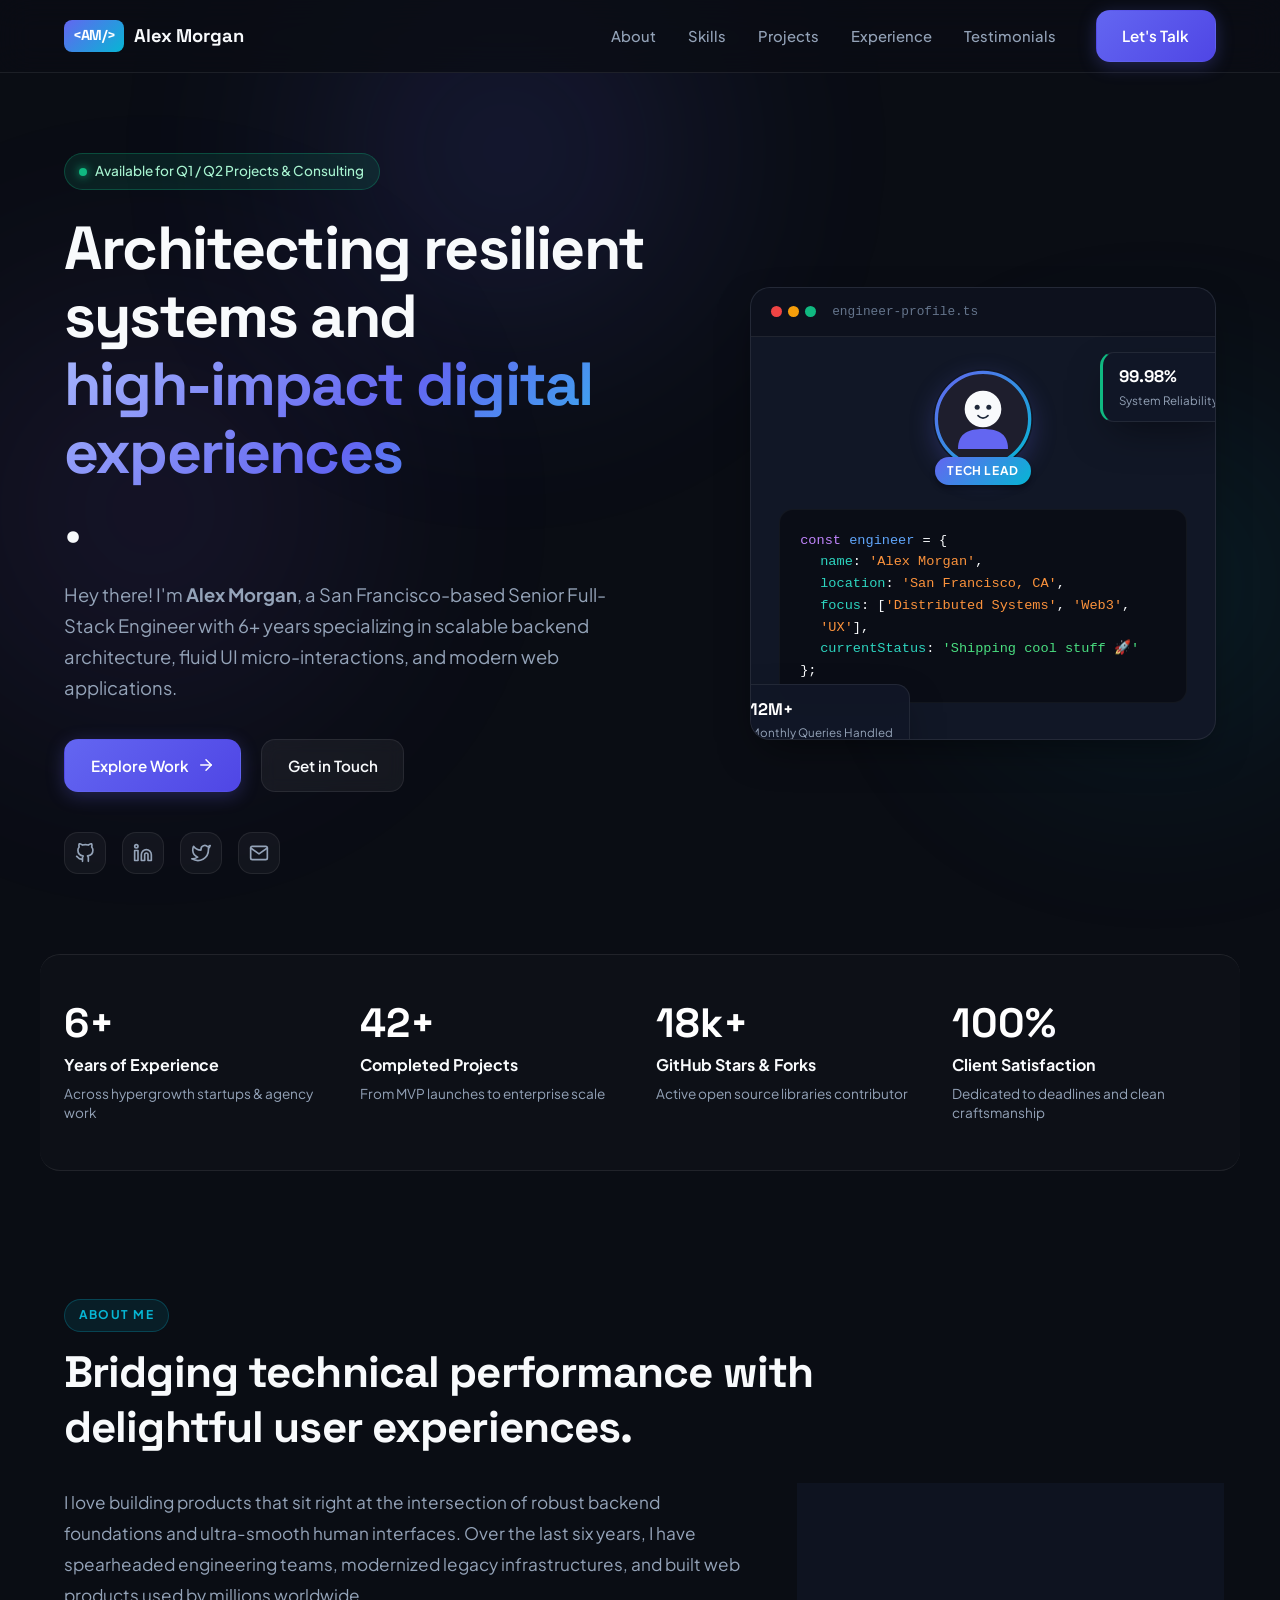
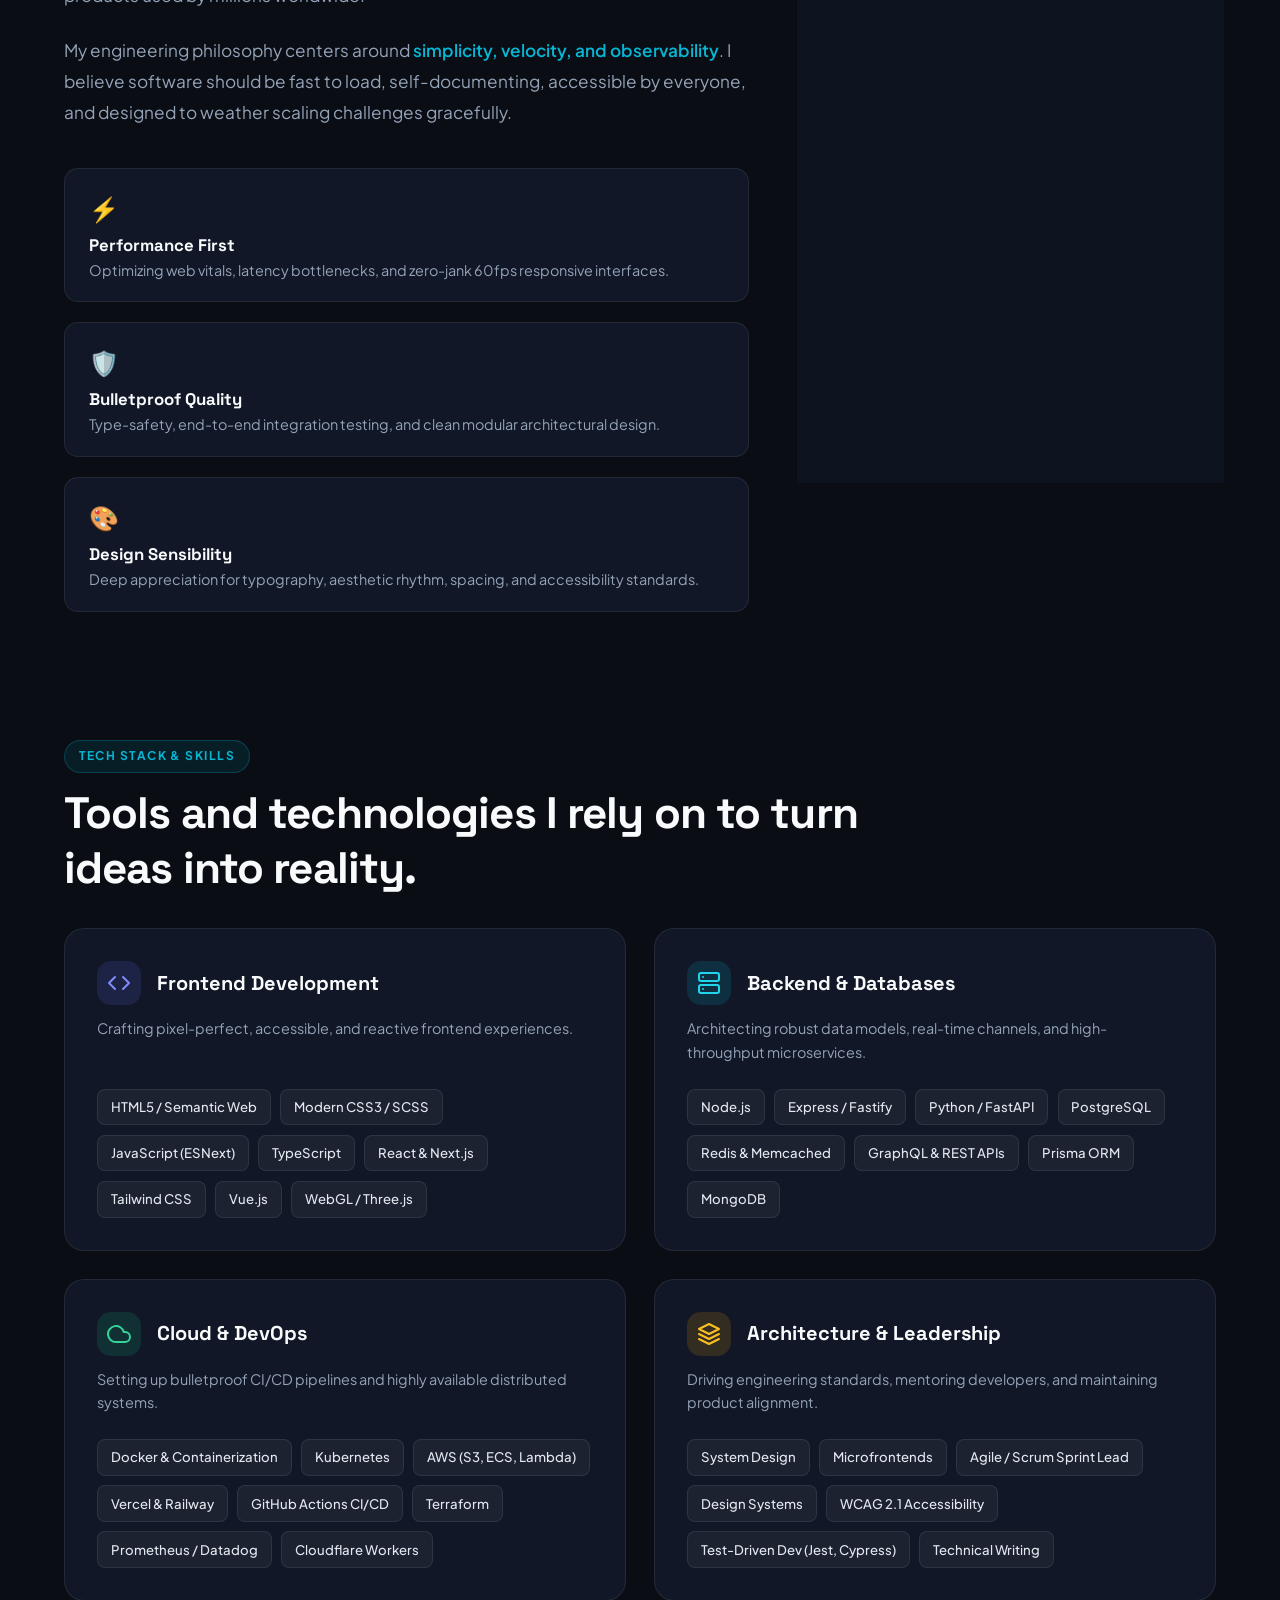
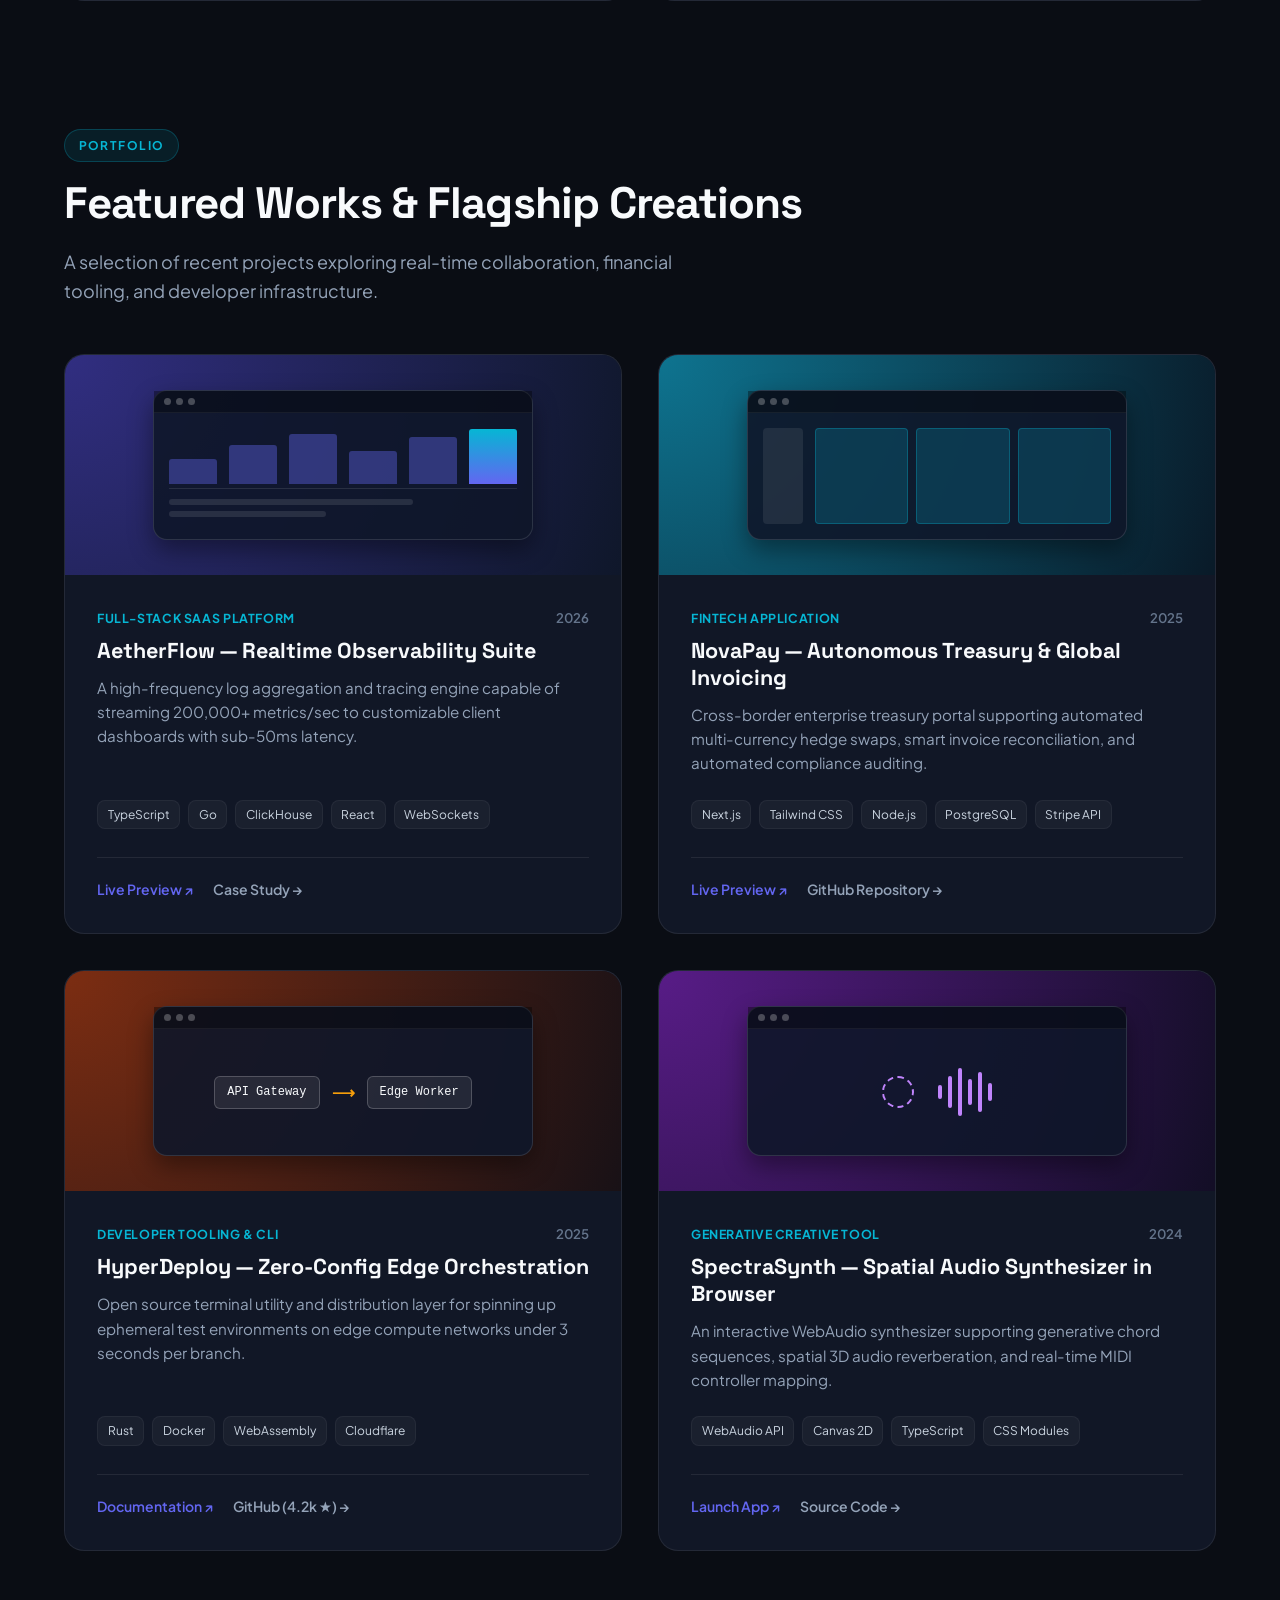
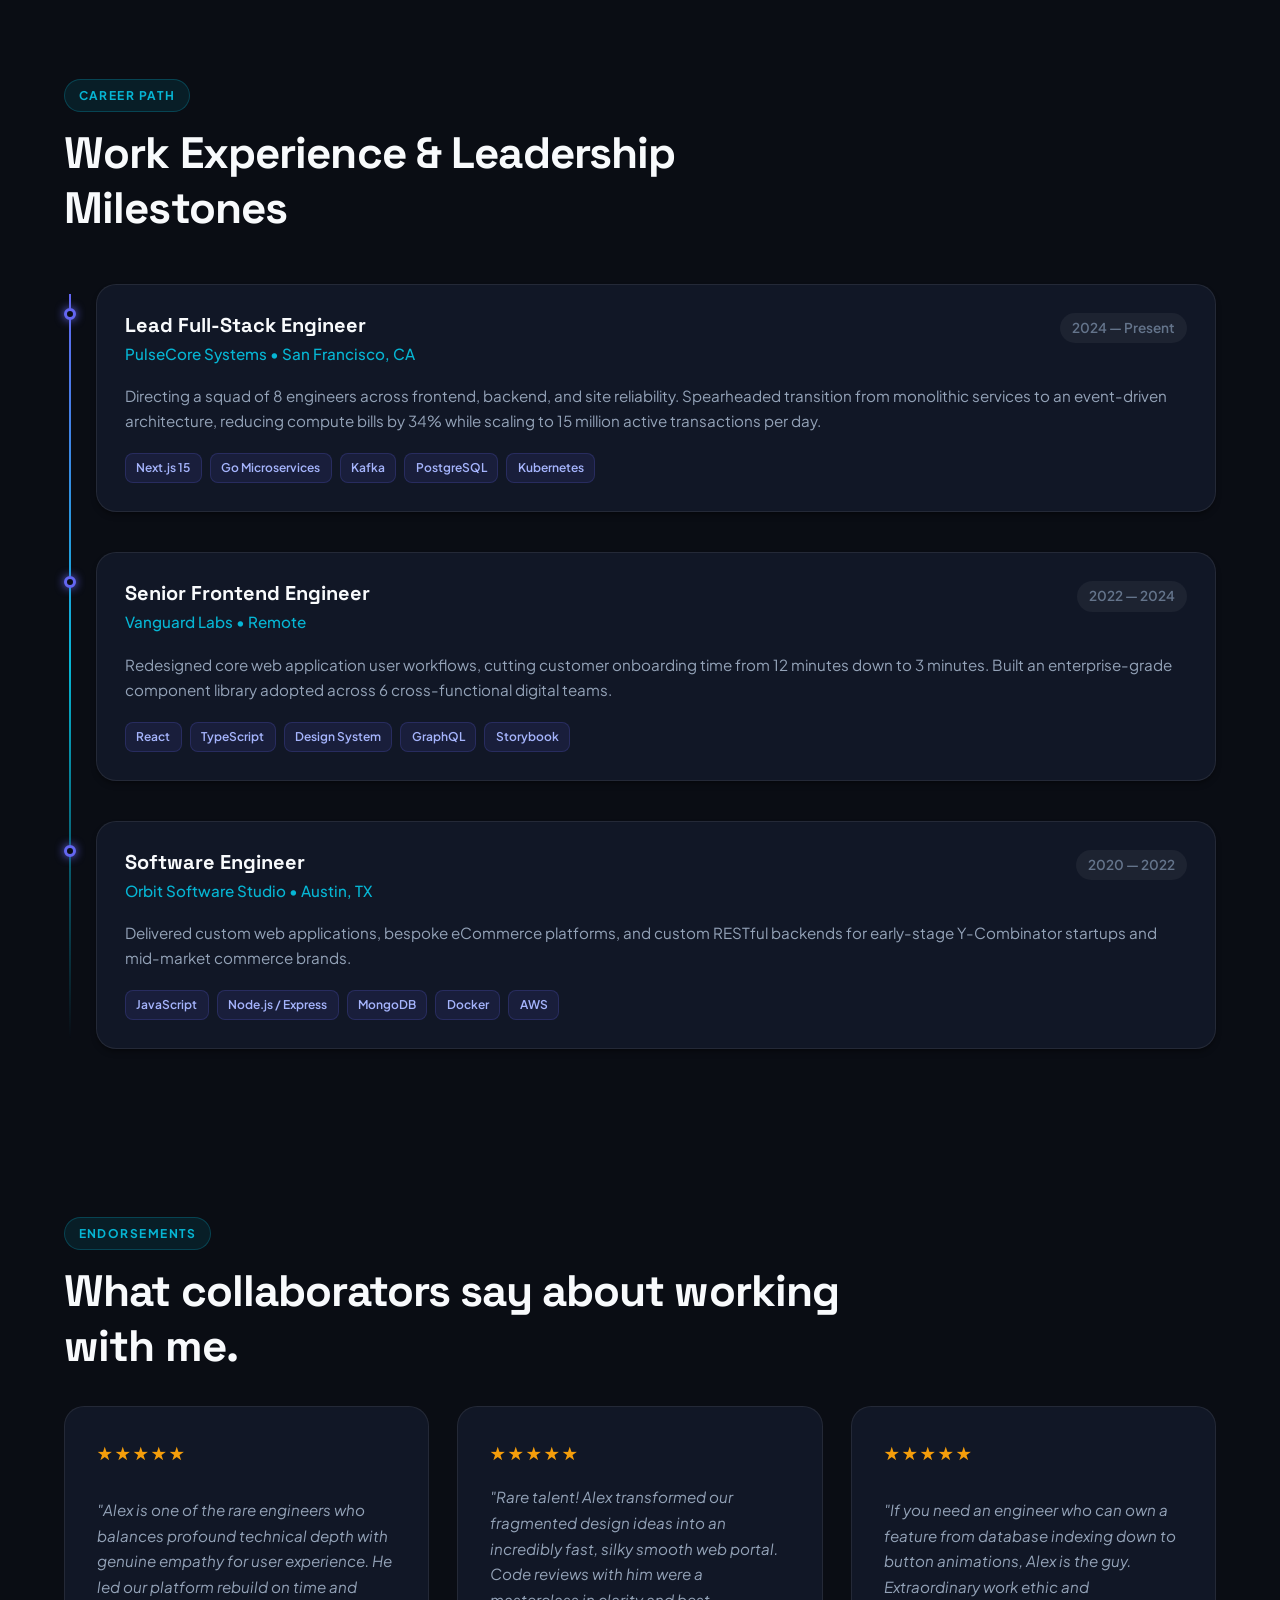
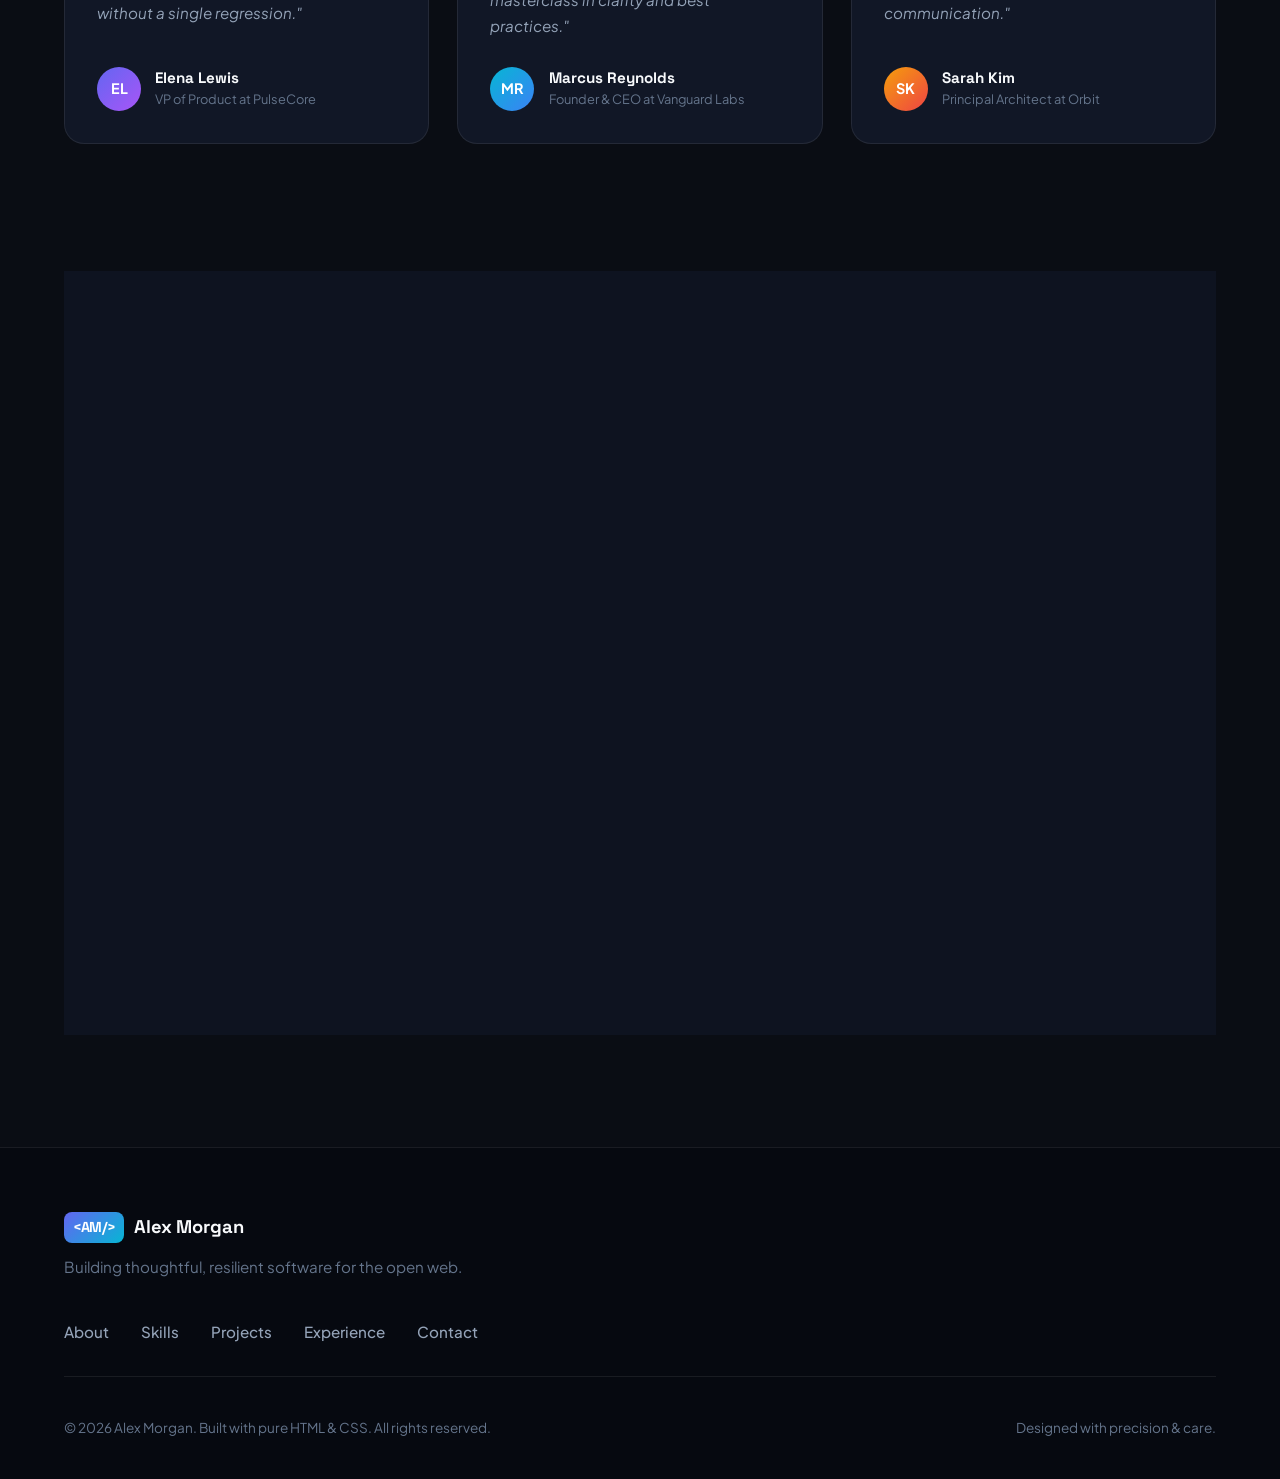
<file: index.html>
<!DOCTYPE html>
<html lang="en">
<head>
  <meta charset="UTF-8">
  <meta name="viewport" content="width=device-width, initial-scale=1.0">
  <title>Alex Morgan | Senior Full-Stack Engineer & Creative Developer</title>
  <link rel="preconnect" href="https://fonts.googleapis.com">
  <link rel="preconnect" href="https://fonts.gstatic.com" crossorigin>
  <link href="https://fonts.googleapis.com/css2?family=Plus+Jakarta+Sans:wght@300;400;500;600;700;800&family=Space+Grotesk:wght@500;700&display=swap" rel="stylesheet">
  <link rel="stylesheet" href="style.css">
</head>
<body>
  <!-- Background Glow Accents -->
  <div class="ambient-glow glow-1"></div>
  <div class="ambient-glow glow-2"></div>
  <div class="ambient-glow glow-3"></div>

  <!-- Navigation Bar -->
  <header class="navbar-wrapper">
    <nav class="navbar container">
      <a href="#" class="brand-logo">
        <span class="logo-mark">&lt;AM/&gt;</span>
        <span class="logo-text">Alex Morgan</span>
      </a>

      <input type="checkbox" id="nav-toggle" class="nav-toggle">
      <label for="nav-toggle" class="nav-toggle-label" aria-label="Toggle navigation">
        <span></span>
        <span></span>
        <span></span>
      </label>

      <div class="nav-menu">
        <ul class="nav-links">
          <li><a href="#about">About</a></li>
          <li><a href="#skills">Skills</a></li>
          <li><a href="#projects">Projects</a></li>
          <li><a href="#experience">Experience</a></li>
          <li><a href="#testimonials">Testimonials</a></li>
        </ul>
        <div class="nav-actions">
          <a href="#contact" class="btn btn-primary">Let's Talk</a>
        </div>
      </div>
    </nav>
  </header>

  <main>
    <!-- Hero Section -->
    <section class="hero-section container">
      <div class="hero-content">
        <div class="status-pill">
          <span class="status-dot"></span>
          <span>Available for Q1 / Q2 Projects & Consulting</span>
        </div>
        <h1 class="hero-title">
          Architecting resilient systems and <span class="gradient-text">high-impact digital experiences</span>.
        </h1>
        <p class="hero-description">
          Hey there! I'm <strong>Alex Morgan</strong>, a San Francisco-based Senior Full-Stack Engineer with 6+ years specializing in scalable backend architecture, fluid UI micro-interactions, and modern web applications.
        </p>

        <div class="hero-buttons">
          <a href="#projects" class="btn btn-primary">
            <span>Explore Work</span>
            <svg width="18" height="18" viewBox="0 0 24 24" fill="none" stroke="currentColor" stroke-width="2" stroke-linecap="round" stroke-linejoin="round"><line x1="5" y1="12" x2="19" y2="12"></line><polyline points="12 5 19 12 12 19"></polyline></svg>
          </a>
          <a href="#contact" class="btn btn-secondary">Get in Touch</a>
        </div>

        <div class="social-links">
          <a href="#" class="social-btn" aria-label="GitHub">
            <svg width="20" height="20" viewBox="0 0 24 24" fill="none" stroke="currentColor" stroke-width="2" stroke-linecap="round" stroke-linejoin="round"><path d="M9 19c-5 1.5-5-2.5-7-3m14 6v-3.87a3.37 3.37 0 0 0-.94-2.61c3.14-.35 6.44-1.54 6.44-7A5.44 5.44 0 0 0 20 4.77 5.07 5.07 0 0 0 19.91 1S18.73.65 16 2.48a13.38 13.38 0 0 0-7 0C6.27.65 5.09 1 5.09 1A5.07 5.07 0 0 0 5 4.77a5.44 5.44 0 0 0-1.5 3.78c0 5.42 3.3 6.61 6.44 7A3.37 3.37 0 0 0 9 18.13V22"></path></svg>
          </a>
          <a href="#" class="social-btn" aria-label="LinkedIn">
            <svg width="20" height="20" viewBox="0 0 24 24" fill="none" stroke="currentColor" stroke-width="2" stroke-linecap="round" stroke-linejoin="round"><path d="M16 8a6 6 0 0 1 6 6v7h-4v-7a2 2 0 0 0-2-2 2 2 0 0 0-2 2v7h-4v-7a6 6 0 0 1 6-6z"></path><rect x="2" y="9" width="4" height="12"></rect><circle cx="4" cy="4" r="2"></circle></svg>
          </a>
          <a href="#" class="social-btn" aria-label="Twitter / X">
            <svg width="20" height="20" viewBox="0 0 24 24" fill="none" stroke="currentColor" stroke-width="2" stroke-linecap="round" stroke-linejoin="round"><path d="M23 3a10.9 10.9 0 0 1-3.14 1.53 4.48 4.48 0 0 0-7.86 3v1A10.66 10.66 0 0 1 3 4s-4 9 5 13a11.64 11.64 0 0 1-7 2c9 5 20 0 20-11.5a4.5 4.5 0 0 0-.08-.83A7.72 7.72 0 0 0 23 3z"></path></svg>
          </a>
          <a href="#" class="social-btn" aria-label="Email">
            <svg width="20" height="20" viewBox="0 0 24 24" fill="none" stroke="currentColor" stroke-width="2" stroke-linecap="round" stroke-linejoin="round"><path d="M4 4h16c1.1 0 2 .9 2 2v12c0 1.1-.9 2-2 2H4c-1.1 0-2-.9-2-2V6c0-1.1.9-2 2-2z"></path><polyline points="22,6 12,13 2,6"></polyline></svg>
          </a>
        </div>
      </div>

      <div class="hero-visual">
        <div class="profile-card">
          <div class="profile-card-header">
            <div class="window-dots">
              <span class="dot dot-red"></span>
              <span class="dot dot-yellow"></span>
              <span class="dot dot-green"></span>
            </div>
            <span class="window-title">engineer-profile.ts</span>
          </div>
          <div class="profile-body">
            <div class="avatar-container">
              <div class="avatar-frame">
                <!-- Illustrated SVG Avatar -->
                <svg viewBox="0 0 120 120" class="avatar-svg">
                  <defs>
                    <linearGradient id="avatarGrad" x1="0%" y1="0%" x2="100%" y2="100%">
                      <stop offset="0%" stop-color="#6366f1"/>
                      <stop offset="100%" stop-color="#06b6d4"/>
                    </linearGradient>
                  </defs>
                  <circle cx="60" cy="60" r="56" fill="#1e1e2d" stroke="url(#avatarGrad)" stroke-width="4"/>
                  <circle cx="60" cy="48" r="22" fill="#f8fafc"/>
                  <path d="M30 96 C 30 76, 44 72, 60 72 C 76 72, 90 76, 90 96 Z" fill="#6366f1"/>
                  <circle cx="53" cy="46" r="3" fill="#1e293b"/>
                  <circle cx="67" cy="46" r="3" fill="#1e293b"/>
                  <path d="M54 56 Q 60 62 66 56" fill="none" stroke="#1e293b" stroke-width="2" stroke-linecap="round"/>
                </svg>
              </div>
              <div class="badge-role">Tech Lead</div>
            </div>

            <div class="code-snippet">
              <p><span class="c-purple">const</span> <span class="c-blue">engineer</span> = {</p>
              <p class="indent-1"><span class="c-teal">name</span>: <span class="c-orange">'Alex Morgan'</span>,</p>
              <p class="indent-1"><span class="c-teal">location</span>: <span class="c-orange">'San Francisco, CA'</span>,</p>
              <p class="indent-1"><span class="c-teal">focus</span>: [<span class="c-orange">'Distributed Systems'</span>, <span class="c-orange">'Web3'</span>, <span class="c-orange">'UX'</span>],</p>
              <p class="indent-1"><span class="c-teal">currentStatus</span>: <span class="c-green">'Shipping cool stuff 🚀'</span></p>
              <p>};</p>
            </div>

            <div class="floating-stat-box stat-top">
              <span class="stat-number">99.98%</span>
              <span class="stat-label">System Reliability</span>
            </div>
            <div class="floating-stat-box stat-bottom">
              <span class="stat-number">12M+</span>
              <span class="stat-label">Monthly Queries Handled</span>
            </div>
          </div>
        </div>
      </div>
    </section>

    <!-- Metrics Strip -->
    <section class="metrics-section container">
      <div class="metrics-grid">
        <div class="metric-card">
          <div class="metric-value">6+</div>
          <div class="metric-title">Years of Experience</div>
          <p class="metric-sub">Across hypergrowth startups & agency work</p>
        </div>
        <div class="metric-card">
          <div class="metric-value">42+</div>
          <div class="metric-title">Completed Projects</div>
          <p class="metric-sub">From MVP launches to enterprise scale</p>
        </div>
        <div class="metric-card">
          <div class="metric-value">18k+</div>
          <div class="metric-title">GitHub Stars & Forks</div>
          <p class="metric-sub">Active open source libraries contributor</p>
        </div>
        <div class="metric-card">
          <div class="metric-value">100%</div>
          <div class="metric-title">Client Satisfaction</div>
          <p class="metric-sub">Dedicated to deadlines and clean craftsmanship</p>
        </div>
      </div>
    </section>

    <!-- About Section -->
    <section id="about" class="about-section container">
      <div class="section-badge">ABOUT ME</div>
      <h2 class="section-heading">Bridging technical performance with delightful user experiences.</h2>
      
      <div class="about-grid">
        <div class="about-narrative">
          <p>
            I love building products that sit right at the intersection of robust backend foundations and ultra-smooth human interfaces. Over the last six years, I have spearheaded engineering teams, modernized legacy infrastructures, and built web products used by millions worldwide.
          </p>
          <p>
            My engineering philosophy centers around <em>simplicity, velocity, and observability</em>. I believe software should be fast to load, self-documenting, accessible by everyone, and designed to weather scaling challenges gracefully.
          </p>

          <div class="about-pillars">
            <div class="pillar-card">
              <div class="pillar-icon">⚡</div>
              <h4>Performance First</h4>
              <p>Optimizing web vitals, latency bottlenecks, and zero-jank 60fps responsive interfaces.</p>
            </div>
            <div class="pillar-card">
              <div class="pillar-icon">🛡️</div>
              <h4>Bulletproof Quality</h4>
              <p>Type-safety, end-to-end integration testing, and clean modular architectural design.</p>
            </div>
            <div class="pillar-card">
              <div class="pillar-icon">🎨</div>
              <h4>Design Sensibility</h4>
              <p>Deep appreciation for typography, aesthetic rhythm, spacing, and accessibility standards.</p>
            </div>
          </div>
        </div>

        <div class="about-aside">
          <div class="card glass-card">
            <h3 class="card-title">Quick Facts</h3>
            <ul class="facts-list">
              <li>
                <span class="fact-label">Location:</span>
                <span class="fact-value">San Francisco, CA (PST / UTC-8)</span>
              </li>
              <li>
                <span class="fact-label">Education:</span>
                <span class="fact-value">B.S. in Computer Science, UC Berkeley</span>
              </li>
              <li>
                <span class="fact-label">Languages:</span>
                <span class="fact-value">English (Native), Spanish (Fluent)</span>
              </li>
              <li>
                <span class="fact-label">Favorite Stack:</span>
                <span class="fact-value">TypeScript, Node.js, Next.js, Postgres</span>
              </li>
              <li>
                <span class="fact-label">Hobbies:</span>
                <span class="fact-value">Mechanical Keyboards, Cycling & Film Photography</span>
              </li>
            </ul>

            <div class="resume-cta">
              <a href="#contact" class="btn btn-outline full-width">
                <svg width="18" height="18" viewBox="0 0 24 24" fill="none" stroke="currentColor" stroke-width="2" stroke-linecap="round" stroke-linejoin="round"><path d="M21 15v4a2 2 0 0 1-2 2H5a2 2 0 0 1-2-2v-4"></path><polyline points="7 10 12 15 17 10"></polyline><line x1="12" y1="15" x2="12" y2="3"></line></svg>
                Download Comprehensive Resume (PDF)
              </a>
            </div>
          </div>
        </div>
      </div>
    </section>

    <!-- Skills Section -->
    <section id="skills" class="skills-section container">
      <div class="section-badge">TECH STACK & SKILLS</div>
      <h2 class="section-heading">Tools and technologies I rely on to turn ideas into reality.</h2>

      <div class="skills-grid">
        <!-- Frontend -->
        <div class="skill-category-card">
          <div class="category-header">
            <div class="cat-icon cat-frontend">
              <svg width="24" height="24" viewBox="0 0 24 24" fill="none" stroke="currentColor" stroke-width="2" stroke-linecap="round" stroke-linejoin="round"><polyline points="16 18 22 12 16 6"></polyline><polyline points="8 6 2 12 8 18"></polyline></svg>
            </div>
            <h3>Frontend Development</h3>
          </div>
          <p class="category-desc">Crafting pixel-perfect, accessible, and reactive frontend experiences.</p>
          <div class="skill-tags">
            <span class="tag">HTML5 / Semantic Web</span>
            <span class="tag">Modern CSS3 / SCSS</span>
            <span class="tag">JavaScript (ESNext)</span>
            <span class="tag">TypeScript</span>
            <span class="tag">React & Next.js</span>
            <span class="tag">Tailwind CSS</span>
            <span class="tag">Vue.js</span>
            <span class="tag">WebGL / Three.js</span>
          </div>
        </div>

        <!-- Backend -->
        <div class="skill-category-card">
          <div class="category-header">
            <div class="cat-icon cat-backend">
              <svg width="24" height="24" viewBox="0 0 24 24" fill="none" stroke="currentColor" stroke-width="2" stroke-linecap="round" stroke-linejoin="round"><rect x="2" y="2" width="20" height="8" rx="2" ry="2"></rect><rect x="2" y="14" width="20" height="8" rx="2" ry="2"></rect><line x1="6" y1="6" x2="6.01" y2="6"></line><line x1="6" y1="18" x2="6.01" y2="18"></line></svg>
            </div>
            <h3>Backend & Databases</h3>
          </div>
          <p class="category-desc">Architecting robust data models, real-time channels, and high-throughput microservices.</p>
          <div class="skill-tags">
            <span class="tag">Node.js</span>
            <span class="tag">Express / Fastify</span>
            <span class="tag">Python / FastAPI</span>
            <span class="tag">PostgreSQL</span>
            <span class="tag">Redis & Memcached</span>
            <span class="tag">GraphQL & REST APIs</span>
            <span class="tag">Prisma ORM</span>
            <span class="tag">MongoDB</span>
          </div>
        </div>

        <!-- DevOps & Cloud -->
        <div class="skill-category-card">
          <div class="category-header">
            <div class="cat-icon cat-devops">
              <svg width="24" height="24" viewBox="0 0 24 24" fill="none" stroke="currentColor" stroke-width="2" stroke-linecap="round" stroke-linejoin="round"><path d="M18 10h-1.26A8 8 0 1 0 9 20h9a5 5 0 0 0 0-10z"></path></svg>
            </div>
            <h3>Cloud & DevOps</h3>
          </div>
          <p class="category-desc">Setting up bulletproof CI/CD pipelines and highly available distributed systems.</p>
          <div class="skill-tags">
            <span class="tag">Docker & Containerization</span>
            <span class="tag">Kubernetes</span>
            <span class="tag">AWS (S3, ECS, Lambda)</span>
            <span class="tag">Vercel & Railway</span>
            <span class="tag">GitHub Actions CI/CD</span>
            <span class="tag">Terraform</span>
            <span class="tag">Prometheus / Datadog</span>
            <span class="tag">Cloudflare Workers</span>
          </div>
        </div>

        <!-- Architecture & Methodologies -->
        <div class="skill-category-card">
          <div class="category-header">
            <div class="cat-icon cat-tools">
              <svg width="24" height="24" viewBox="0 0 24 24" fill="none" stroke="currentColor" stroke-width="2" stroke-linecap="round" stroke-linejoin="round"><polygon points="12 2 2 7 12 12 22 7 12 2"></polygon><polyline points="2 17 12 22 22 17"></polyline><polyline points="2 12 12 17 22 12"></polyline></svg>
            </div>
            <h3>Architecture & Leadership</h3>
          </div>
          <p class="category-desc">Driving engineering standards, mentoring developers, and maintaining product alignment.</p>
          <div class="skill-tags">
            <span class="tag">System Design</span>
            <span class="tag">Microfrontends</span>
            <span class="tag">Agile / Scrum Sprint Lead</span>
            <span class="tag">Design Systems</span>
            <span class="tag">WCAG 2.1 Accessibility</span>
            <span class="tag">Test-Driven Dev (Jest, Cypress)</span>
            <span class="tag">Technical Writing</span>
          </div>
        </div>
      </div>
    </section>

    <!-- Featured Projects Section -->
    <section id="projects" class="projects-section container">
      <div class="section-badge">PORTFOLIO</div>
      <h2 class="section-heading">Featured Works & Flagship Creations</h2>
      <p class="section-subtext">A selection of recent projects exploring real-time collaboration, financial tooling, and developer infrastructure.</p>

      <div class="projects-grid">
        <!-- Project 1 -->
        <article class="project-card">
          <div class="project-visual p-visual-1">
            <div class="mockup-window">
              <div class="mockup-bar">
                <span></span><span></span><span></span>
              </div>
              <div class="mockup-content">
                <div class="mockup-graph">
                  <div class="bar-col" style="height: 45%;"></div>
                  <div class="bar-col" style="height: 70%;"></div>
                  <div class="bar-col" style="height: 90%;"></div>
                  <div class="bar-col" style="height: 60%;"></div>
                  <div class="bar-col" style="height: 85%;"></div>
                  <div class="bar-col active-col" style="height: 100%;"></div>
                </div>
                <div class="mockup-lines">
                  <div class="line line-1"></div>
                  <div class="line line-2"></div>
                </div>
              </div>
            </div>
          </div>
          <div class="project-info">
            <div class="project-meta">
              <span class="project-category">Full-Stack SaaS Platform</span>
              <span class="project-year">2026</span>
            </div>
            <h3 class="project-title">AetherFlow — Realtime Observability Suite</h3>
            <p class="project-summary">
              A high-frequency log aggregation and tracing engine capable of streaming 200,000+ metrics/sec to customizable client dashboards with sub-50ms latency.
            </p>
            <div class="project-tech">
              <span>TypeScript</span>
              <span>Go</span>
              <span>ClickHouse</span>
              <span>React</span>
              <span>WebSockets</span>
            </div>
            <div class="project-links">
              <a href="#" class="link-btn">Live Preview ↗</a>
              <a href="#" class="link-btn link-subtle">Case Study →</a>
            </div>
          </div>
        </article>

        <!-- Project 2 -->
        <article class="project-card">
          <div class="project-visual p-visual-2">
            <div class="mockup-window">
              <div class="mockup-bar">
                <span></span><span></span><span></span>
              </div>
              <div class="mockup-content mockup-flex">
                <div class="mockup-sidebar"></div>
                <div class="mockup-main-area">
                  <div class="mockup-card-tile"></div>
                  <div class="mockup-card-tile"></div>
                  <div class="mockup-card-tile"></div>
                </div>
              </div>
            </div>
          </div>
          <div class="project-info">
            <div class="project-meta">
              <span class="project-category">FinTech Application</span>
              <span class="project-year">2025</span>
            </div>
            <h3 class="project-title">NovaPay — Autonomous Treasury & Global Invoicing</h3>
            <p class="project-summary">
              Cross-border enterprise treasury portal supporting automated multi-currency hedge swaps, smart invoice reconciliation, and automated compliance auditing.
            </p>
            <div class="project-tech">
              <span>Next.js</span>
              <span>Tailwind CSS</span>
              <span>Node.js</span>
              <span>PostgreSQL</span>
              <span>Stripe API</span>
            </div>
            <div class="project-links">
              <a href="#" class="link-btn">Live Preview ↗</a>
              <a href="#" class="link-btn link-subtle">GitHub Repository →</a>
            </div>
          </div>
        </article>

        <!-- Project 3 -->
        <article class="project-card">
          <div class="project-visual p-visual-3">
            <div class="mockup-window">
              <div class="mockup-bar">
                <span></span><span></span><span></span>
              </div>
              <div class="mockup-content mockup-canvas">
                <div class="canvas-node node-1">API Gateway</div>
                <div class="canvas-arrow">⟶</div>
                <div class="canvas-node node-2">Edge Worker</div>
              </div>
            </div>
          </div>
          <div class="project-info">
            <div class="project-meta">
              <span class="project-category">Developer Tooling & CLI</span>
              <span class="project-year">2025</span>
            </div>
            <h3 class="project-title">HyperDeploy — Zero-Config Edge Orchestration</h3>
            <p class="project-summary">
              Open source terminal utility and distribution layer for spinning up ephemeral test environments on edge compute networks under 3 seconds per branch.
            </p>
            <div class="project-tech">
              <span>Rust</span>
              <span>Docker</span>
              <span>WebAssembly</span>
              <span>Cloudflare</span>
            </div>
            <div class="project-links">
              <a href="#" class="link-btn">Documentation ↗</a>
              <a href="#" class="link-btn link-subtle">GitHub (4.2k ★) →</a>
            </div>
          </div>
        </article>

        <!-- Project 4 -->
        <article class="project-card">
          <div class="project-visual p-visual-4">
            <div class="mockup-window">
              <div class="mockup-bar">
                <span></span><span></span><span></span>
              </div>
              <div class="mockup-content mockup-canvas">
                <div class="synth-circle"></div>
                <div class="synth-wave">
                  <span></span><span></span><span></span><span></span><span></span><span></span>
                </div>
              </div>
            </div>
          </div>
          <div class="project-info">
            <div class="project-meta">
              <span class="project-category">Generative Creative Tool</span>
              <span class="project-year">2024</span>
            </div>
            <h3 class="project-title">SpectraSynth — Spatial Audio Synthesizer in Browser</h3>
            <p class="project-summary">
              An interactive WebAudio synthesizer supporting generative chord sequences, spatial 3D audio reverberation, and real-time MIDI controller mapping.
            </p>
            <div class="project-tech">
              <span>WebAudio API</span>
              <span>Canvas 2D</span>
              <span>TypeScript</span>
              <span>CSS Modules</span>
            </div>
            <div class="project-links">
              <a href="#" class="link-btn">Launch App ↗</a>
              <a href="#" class="link-btn link-subtle">Source Code →</a>
            </div>
          </div>
        </article>
      </div>
    </section>

    <!-- Experience & Career Timeline -->
    <section id="experience" class="experience-section container">
      <div class="section-badge">CAREER PATH</div>
      <h2 class="section-heading">Work Experience & Leadership Milestones</h2>

      <div class="timeline">
        <!-- Item 1 -->
        <div class="timeline-item">
          <div class="timeline-marker"></div>
          <div class="timeline-content card">
            <div class="timeline-header">
              <div>
                <h3 class="role-title">Lead Full-Stack Engineer</h3>
                <span class="company-name">PulseCore Systems • San Francisco, CA</span>
              </div>
              <span class="timeline-date">2024 — Present</span>
            </div>
            <p class="role-description">
              Directing a squad of 8 engineers across frontend, backend, and site reliability. Spearheaded transition from monolithic services to an event-driven architecture, reducing compute bills by 34% while scaling to 15 million active transactions per day.
            </p>
            <div class="role-achievements">
              <span>Next.js 15</span>
              <span>Go Microservices</span>
              <span>Kafka</span>
              <span>PostgreSQL</span>
              <span>Kubernetes</span>
            </div>
          </div>
        </div>

        <!-- Item 2 -->
        <div class="timeline-item">
          <div class="timeline-marker"></div>
          <div class="timeline-content card">
            <div class="timeline-header">
              <div>
                <h3 class="role-title">Senior Frontend Engineer</h3>
                <span class="company-name">Vanguard Labs • Remote</span>
              </div>
              <span class="timeline-date">2022 — 2024</span>
            </div>
            <p class="role-description">
              Redesigned core web application user workflows, cutting customer onboarding time from 12 minutes down to 3 minutes. Built an enterprise-grade component library adopted across 6 cross-functional digital teams.
            </p>
            <div class="role-achievements">
              <span>React</span>
              <span>TypeScript</span>
              <span>Design System</span>
              <span>GraphQL</span>
              <span>Storybook</span>
            </div>
          </div>
        </div>

        <!-- Item 3 -->
        <div class="timeline-item">
          <div class="timeline-marker"></div>
          <div class="timeline-content card">
            <div class="timeline-header">
              <div>
                <h3 class="role-title">Software Engineer</h3>
                <span class="company-name">Orbit Software Studio • Austin, TX</span>
              </div>
              <span class="timeline-date">2020 — 2022</span>
            </div>
            <p class="role-description">
              Delivered custom web applications, bespoke eCommerce platforms, and custom RESTful backends for early-stage Y-Combinator startups and mid-market commerce brands.
            </p>
            <div class="role-achievements">
              <span>JavaScript</span>
              <span>Node.js / Express</span>
              <span>MongoDB</span>
              <span>Docker</span>
              <span>AWS</span>
            </div>
          </div>
        </div>
      </div>
    </section>

    <!-- Testimonials Section -->
    <section id="testimonials" class="testimonials-section container">
      <div class="section-badge">ENDORSEMENTS</div>
      <h2 class="section-heading">What collaborators say about working with me.</h2>

      <div class="testimonials-grid">
        <div class="testimonial-card">
          <div class="stars">★★★★★</div>
          <p class="testimonial-quote">
            "Alex is one of the rare engineers who balances profound technical depth with genuine empathy for user experience. He led our platform rebuild on time and without a single regression."
          </p>
          <div class="testimonial-author">
            <div class="author-avatar author-1">EL</div>
            <div class="author-details">
              <h4>Elena Lewis</h4>
              <p>VP of Product at PulseCore</p>
            </div>
          </div>
        </div>

        <div class="testimonial-card">
          <div class="stars">★★★★★</div>
          <p class="testimonial-quote">
            "Rare talent! Alex transformed our fragmented design ideas into an incredibly fast, silky smooth web portal. Code reviews with him were a masterclass in clarity and best practices."
          </p>
          <div class="testimonial-author">
            <div class="author-avatar author-2">MR</div>
            <div class="author-details">
              <h4>Marcus Reynolds</h4>
              <p>Founder & CEO at Vanguard Labs</p>
            </div>
          </div>
        </div>

        <div class="testimonial-card">
          <div class="stars">★★★★★</div>
          <p class="testimonial-quote">
            "If you need an engineer who can own a feature from database indexing down to button animations, Alex is the guy. Extraordinary work ethic and communication."
          </p>
          <div class="testimonial-author">
            <div class="author-avatar author-3">SK</div>
            <div class="author-details">
              <h4>Sarah Kim</h4>
              <p>Principal Architect at Orbit</p>
            </div>
          </div>
        </div>
      </div>
    </section>

    <!-- Contact Section -->
    <section id="contact" class="contact-section container">
      <div class="contact-box glass-card">
        <div class="contact-header">
          <div class="section-badge">GET IN TOUCH</div>
          <h2 class="contact-title">Let’s build something extraordinary together.</h2>
          <p class="contact-sub">
            Whether you have an upcoming project, need technical consultation, or just want to chat about distributed systems and design, my inbox is always open.
          </p>
        </div>

        <div class="contact-columns">
          <div class="contact-info-panel">
            <div class="info-item">
              <div class="info-icon">
                <svg width="20" height="20" viewBox="0 0 24 24" fill="none" stroke="currentColor" stroke-width="2"><path d="M4 4h16c1.1 0 2 .9 2 2v12c0 1.1-.9 2-2 2H4c-1.1 0-2-.9-2-2V6c0-1.1.9-2 2-2z"></path><polyline points="22,6 12,13 2,6"></polyline></svg>
              </div>
              <div>
                <h5>Email Directly</h5>
                <a href="mailto:alex.morgan@example.com">alex.morgan@example.com</a>
              </div>
            </div>

            <div class="info-item">
              <div class="info-icon">
                <svg width="20" height="20" viewBox="0 0 24 24" fill="none" stroke="currentColor" stroke-width="2"><path d="M21 10c0 7-9 13-9 13s-9-6-9-13a9 9 0 0 1 18 0z"></path><circle cx="12" cy="10" r="3"></circle></svg>
              </div>
              <div>
                <h5>Current Base</h5>
                <p>San Francisco, CA (Open to Worldwide Remote)</p>
              </div>
            </div>

            <div class="info-item">
              <div class="info-icon">
                <svg width="20" height="20" viewBox="0 0 24 24" fill="none" stroke="currentColor" stroke-width="2"><circle cx="12" cy="12" r="10"></circle><polyline points="12 6 12 12 16 14"></polyline></svg>
              </div>
              <div>
                <h5>Response Time</h5>
                <p>Typically under 24 hours</p>
              </div>
            </div>

            <div class="coffee-card">
              <p>☕ <strong>Coffee chat in SF?</strong> I'm always up to meet fellow developers, founders, and designers around SoMa / Mission District.</p>
            </div>
          </div>

          <!-- Dummy Contact Form (Pure HTML/CSS) -->
          <form class="contact-form" action="#" method="POST" onsubmit="event.preventDefault(); alert('Thank you! This is a demo portfolio. Your message has been simulated.');">
            <div class="form-row">
              <div class="form-group">
                <label for="name">Your Name</label>
                <input type="text" id="name" name="name" placeholder="John Doe" required>
              </div>
              <div class="form-group">
                <label for="email">Your Email</label>
                <input type="email" id="email" name="email" placeholder="john@example.com" required>
              </div>
            </div>

            <div class="form-group">
              <label for="subject">Project Type / Subject</label>
              <select id="subject" name="subject">
                <option value="consulting">Technical Advisory / Consulting</option>
                <option value="full-time">Full-time Opportunity</option>
                <option value="contract">Contract / MVP Build</option>
                <option value="other">Just saying hello!</option>
              </select>
            </div>

            <div class="form-group">
              <label for="message">Message</label>
              <textarea id="message" name="message" rows="5" placeholder="Tell me about your timeline, project goals, or questions..." required></textarea>
            </div>

            <button type="submit" class="btn btn-primary btn-submit full-width">
              <span>Send Message</span>
              <svg width="18" height="18" viewBox="0 0 24 24" fill="none" stroke="currentColor" stroke-width="2" stroke-linecap="round" stroke-linejoin="round"><line x1="22" y1="2" x2="11" y2="13"></line><polygon points="22 2 15 22 11 13 2 9 22 2"></polygon></svg>
            </button>
          </form>
        </div>
      </div>
    </section>
  </main>

  <!-- Footer -->
  <footer class="footer-wrapper">
    <div class="footer-content container">
      <div class="footer-brand">
        <a href="#" class="brand-logo">
          <span class="logo-mark">&lt;AM/&gt;</span>
          <span class="logo-text">Alex Morgan</span>
        </a>
        <p class="footer-tagline">Building thoughtful, resilient software for the open web.</p>
      </div>

      <div class="footer-nav">
        <a href="#about">About</a>
        <a href="#skills">Skills</a>
        <a href="#projects">Projects</a>
        <a href="#experience">Experience</a>
        <a href="#contact">Contact</a>
      </div>

      <div class="footer-bottom">
        <p>© 2026 Alex Morgan. Built with pure HTML & CSS. All rights reserved.</p>
        <p class="subtle-credit">Designed with precision & care.</p>
      </div>
    </div>
  </footer>
</body>
</html>
</file>
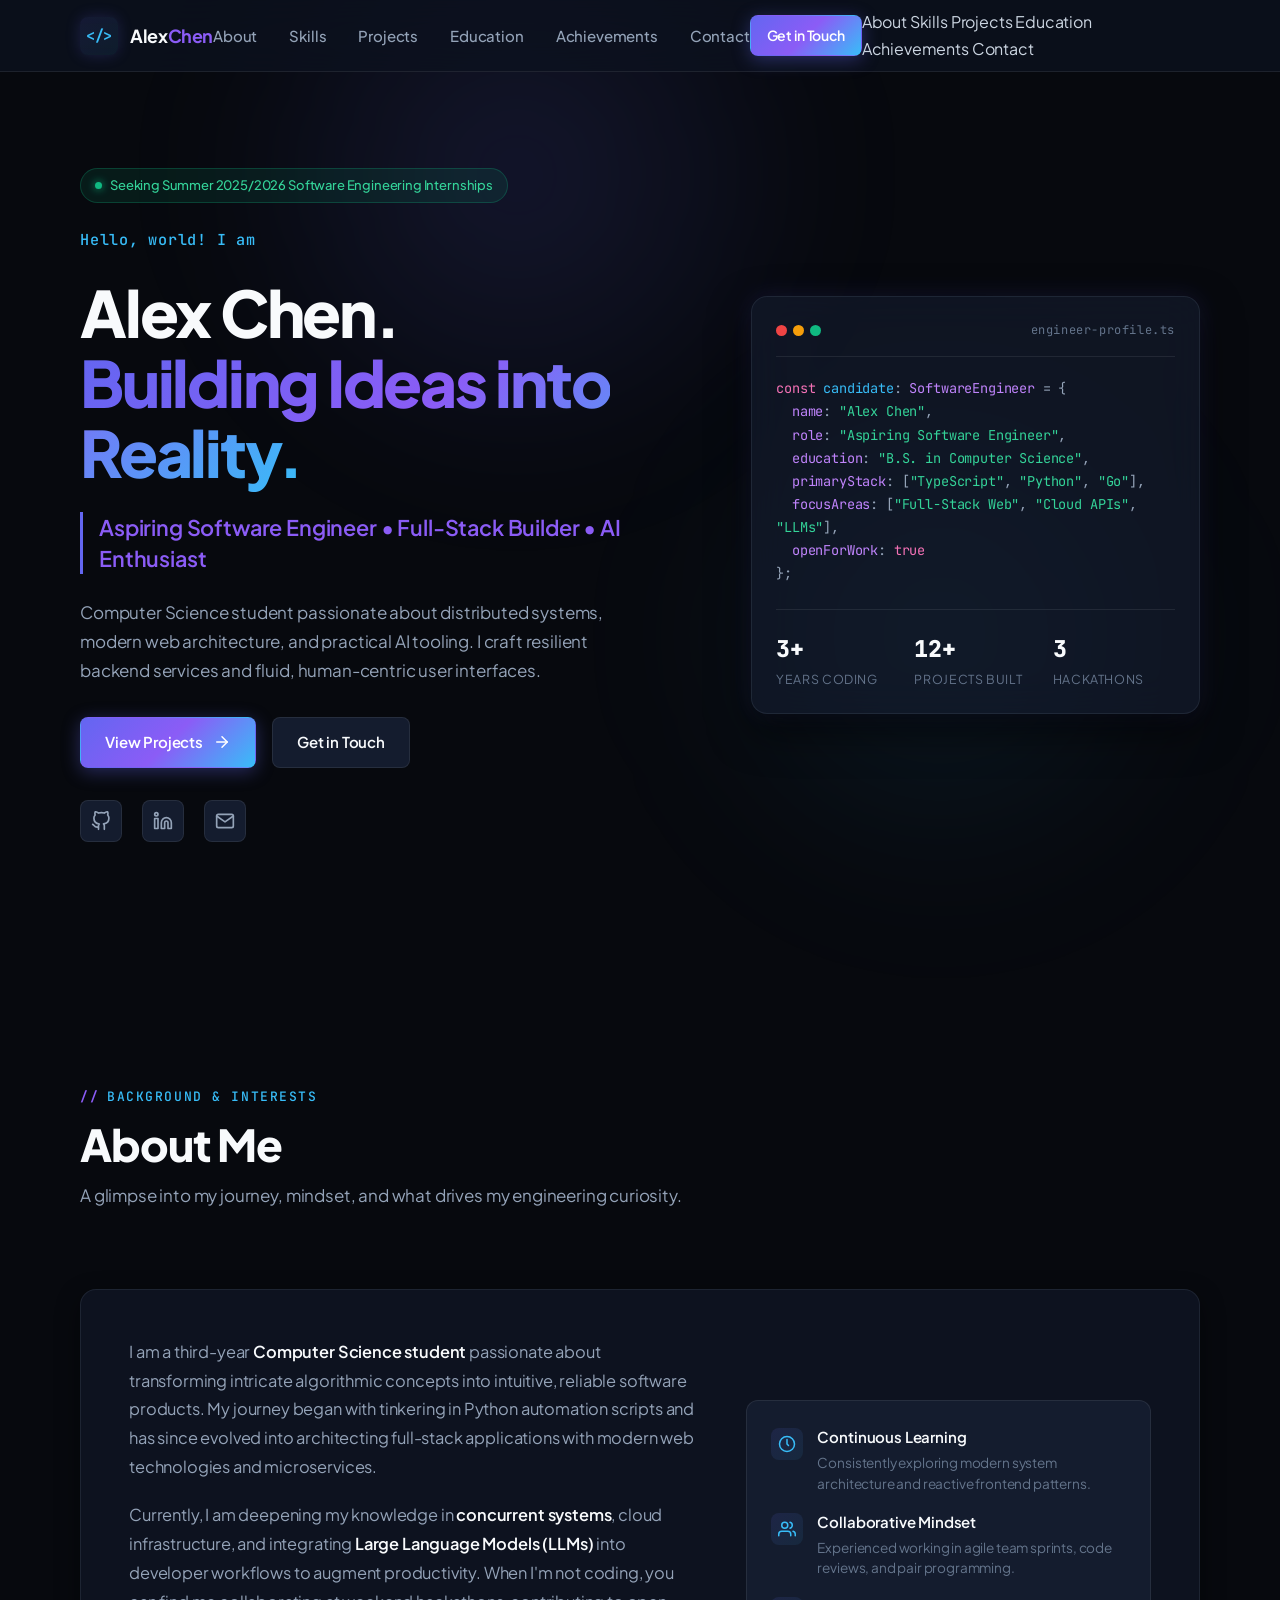
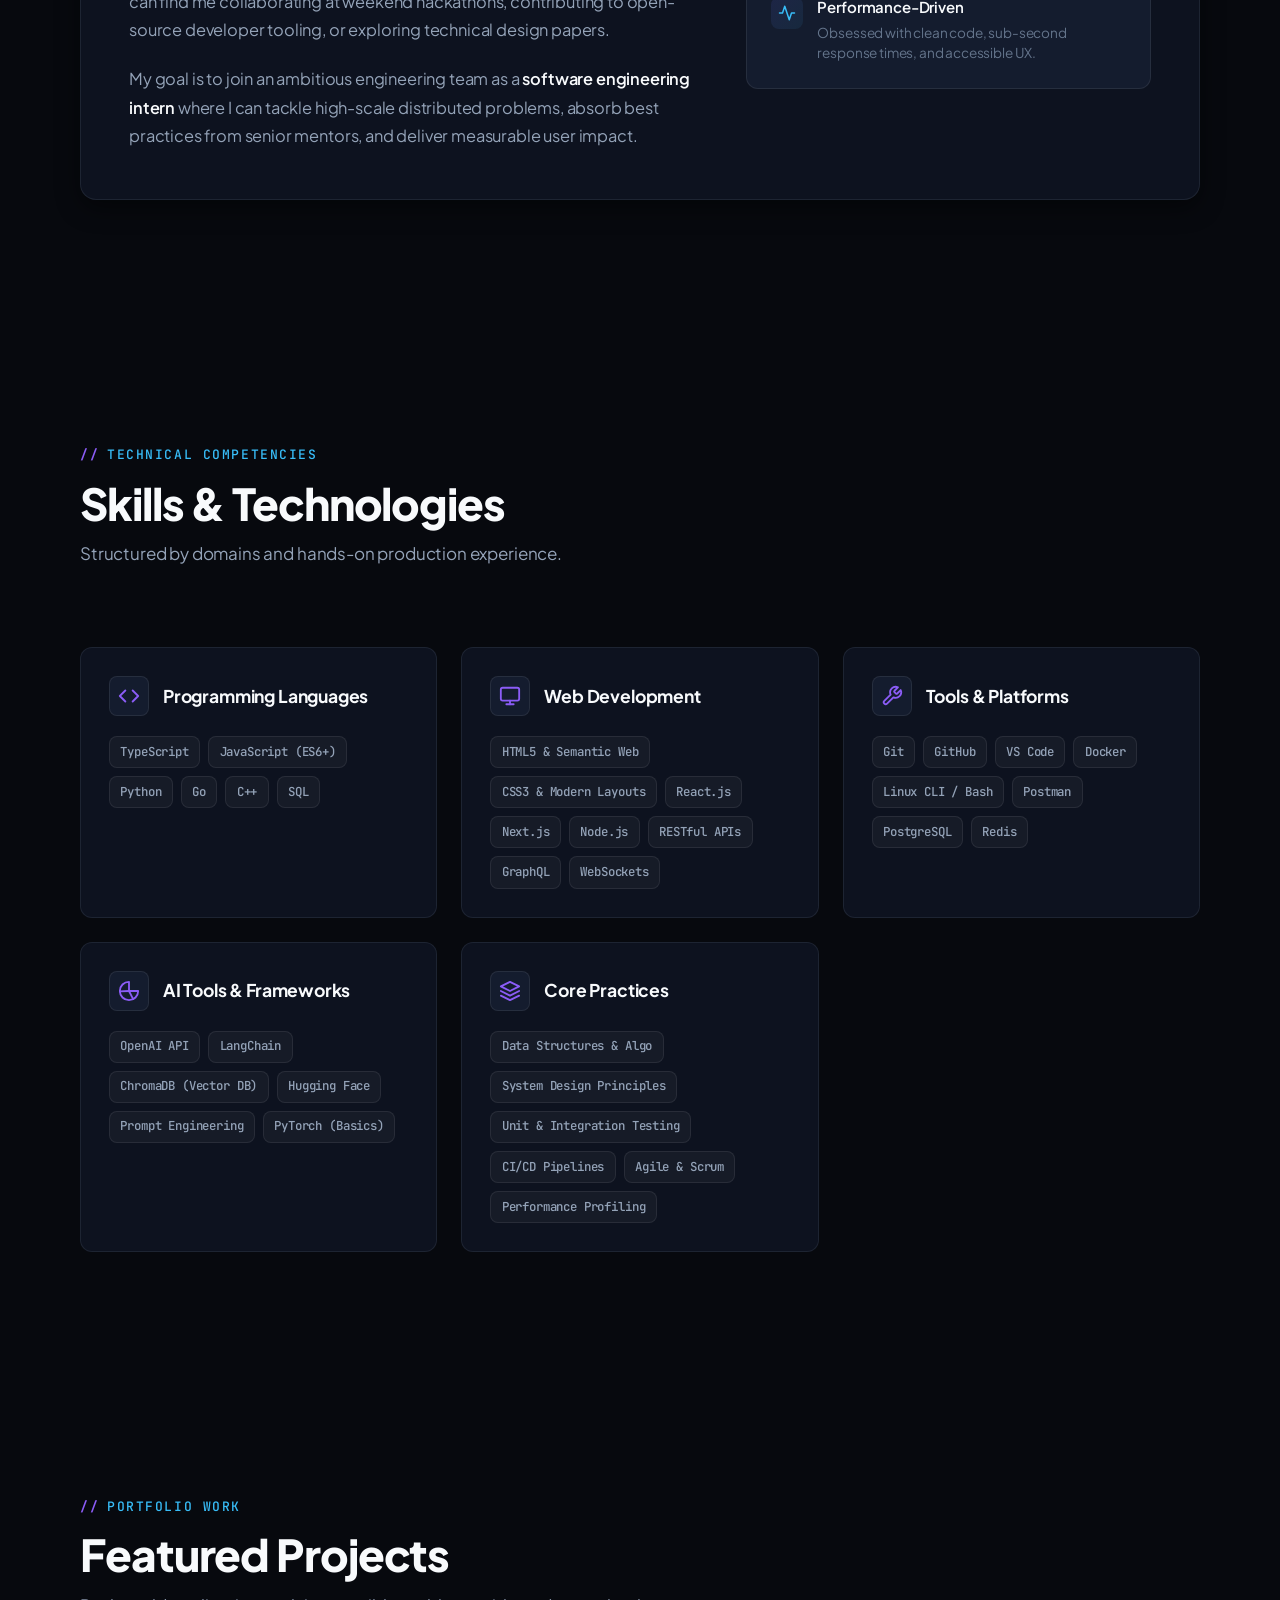
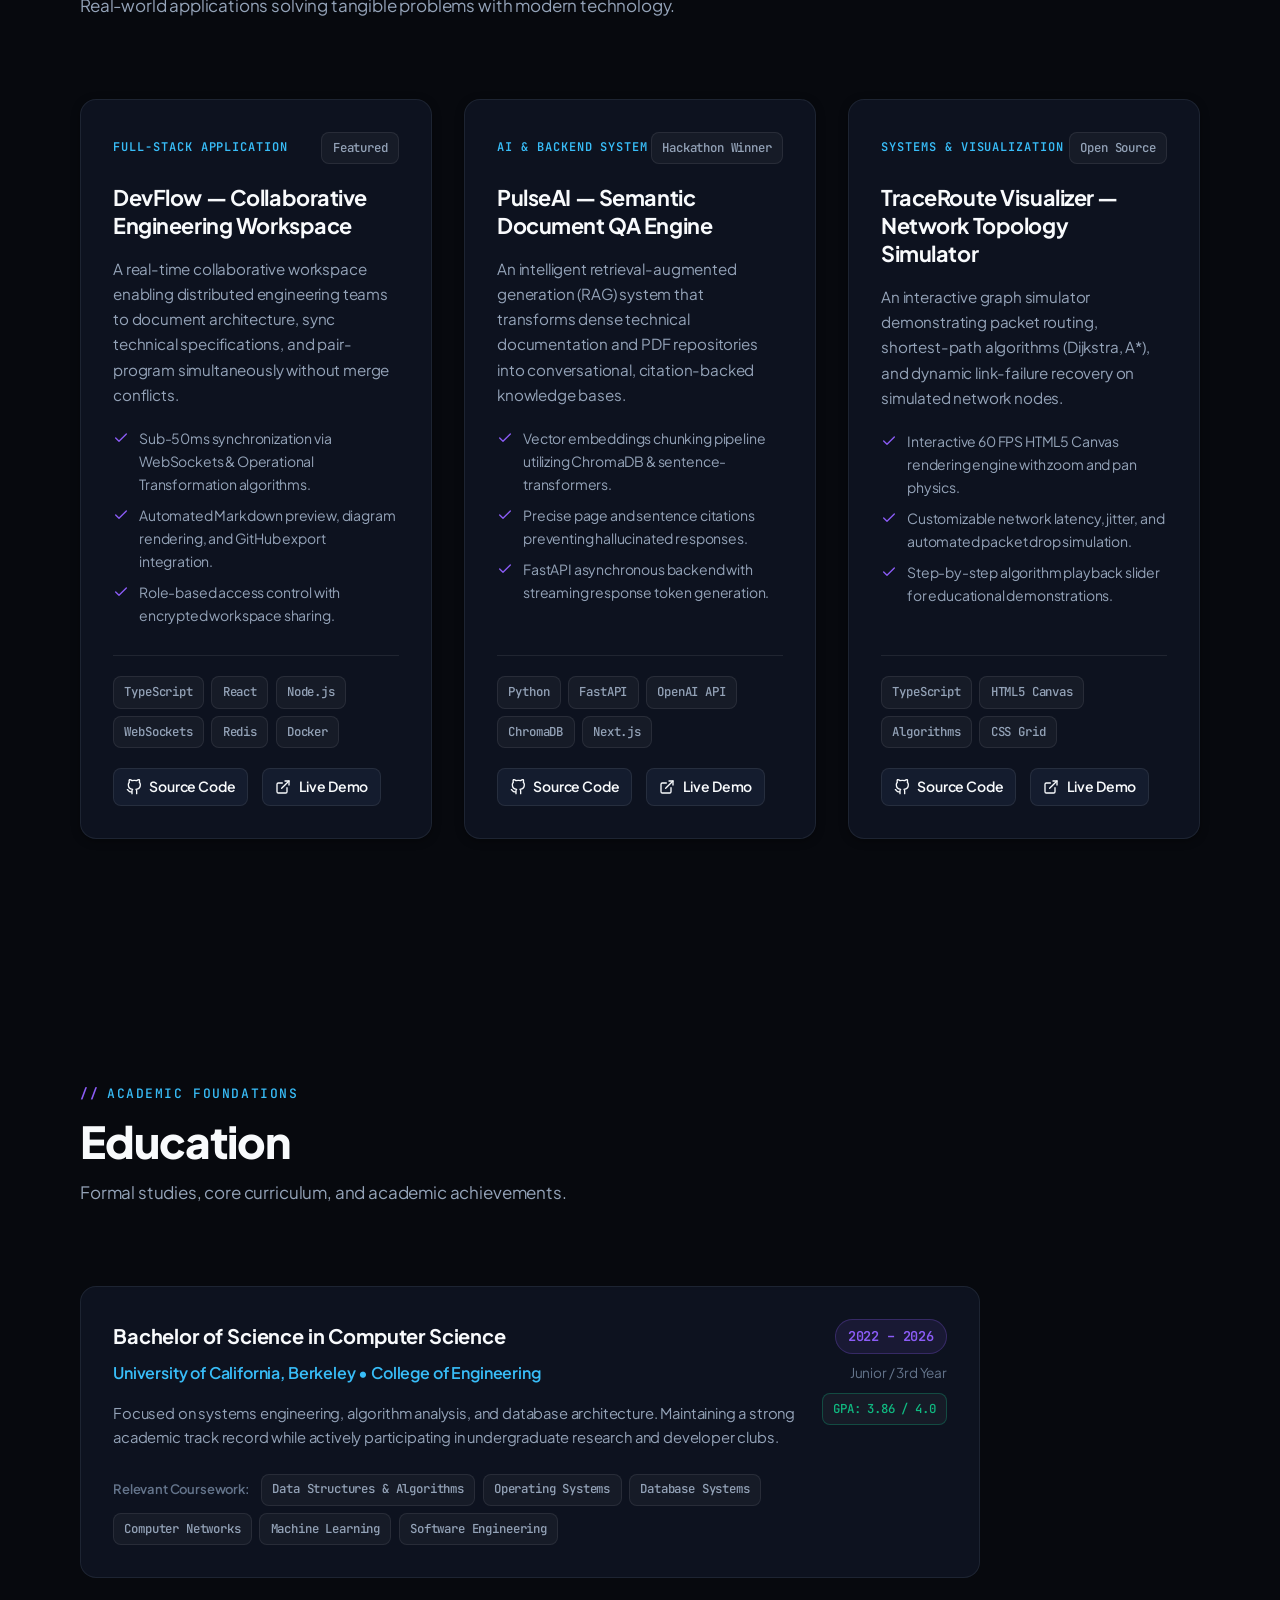
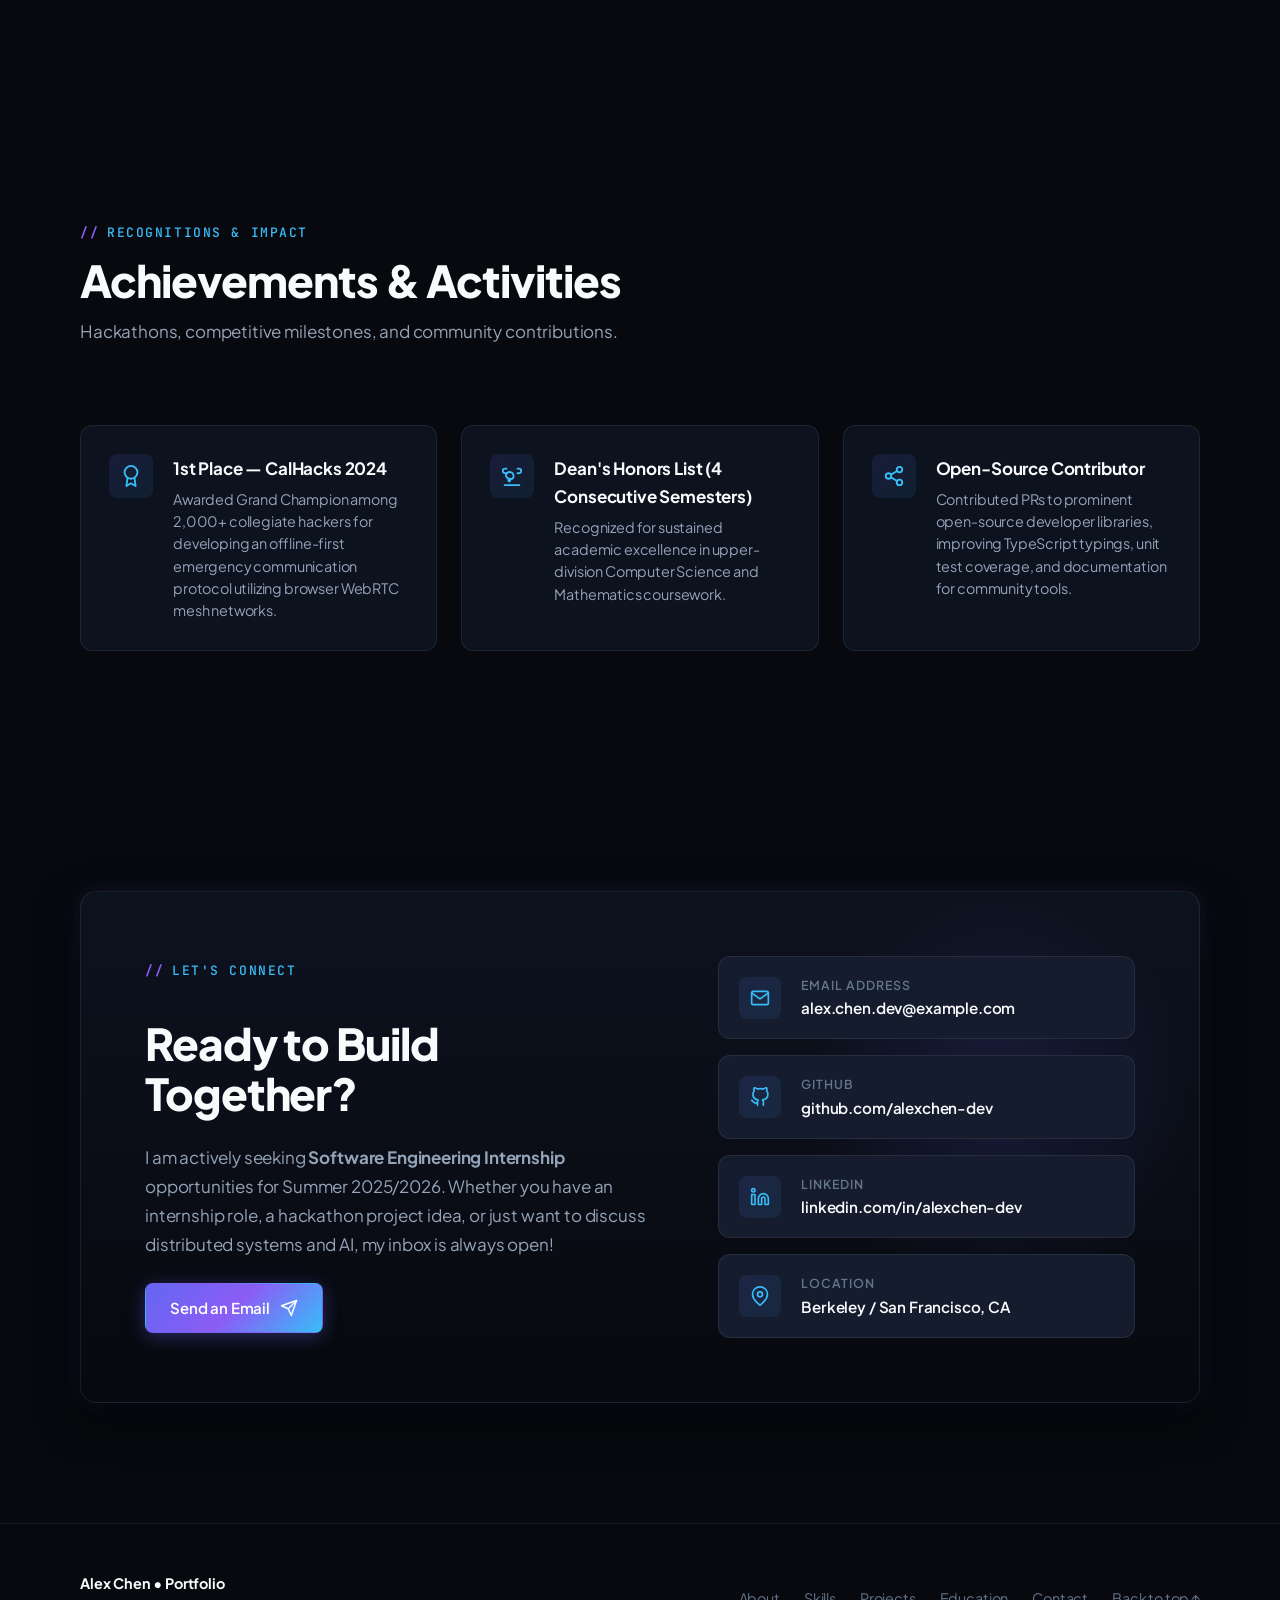
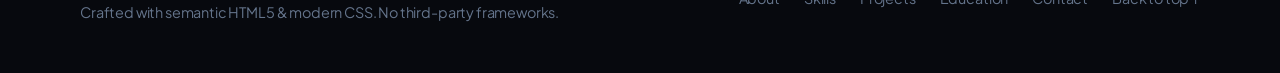
<file: demo-2/index.html>
<!DOCTYPE html>
<html lang="en">
<head>
  <meta charset="UTF-8">
  <meta name="viewport" content="width=device-width, initial-scale=1.0">
  <meta name="description" content="Portfolio of Alex Chen — Aspiring Software Engineer, Full-Stack Developer & AI Enthusiast. Seeking software engineering internships.">
  <title>Alex Chen | Aspiring Software Engineer & AI Enthusiast</title>
  
  <!-- Typography -->
  <link rel="preconnect" href="https://fonts.googleapis.com">
  <link rel="preconnect" href="https://fonts.gstatic.com" crossorigin>
  <link href="https://fonts.googleapis.com/css2?family=Plus+Jakarta+Sans:wght@300;400;500;600;700;800&family=JetBrains+Mono:wght@400;500;600&display=swap" rel="stylesheet">

  <style>
    /* ==========================================================================
       DESIGN SYSTEM & CUSTOM PROPERTIES
       ========================================================================== */
    :root {
      /* Color Palette: Sophisticated Dark Theme */
      --bg-canvas: #07090e;
      --bg-surface-1: #0d121f;
      --bg-surface-2: #141c2e;
      --bg-surface-3: #1a253c;
      --bg-glass: rgba(13, 18, 31, 0.75);
      --bg-glass-card: rgba(20, 28, 46, 0.65);

      /* Accent & Brand Colors: Purple & Electric-Blue */
      --accent-primary: #6366f1;       /* Indigo */
      --accent-purple: #8b5cf6;        /* Electric Violet */
      --accent-blue: #38bdf8;          /* Electric Sky Blue */
      --accent-cyan: #06b6d4;          /* Cyber Cyan */
      --accent-emerald: #10b981;       /* Status Green */
      
      /* Gradients */
      --grad-primary: linear-gradient(135deg, #6366f1 0%, #8b5cf6 50%, #38bdf8 100%);
      --grad-subtle: linear-gradient(135deg, rgba(99, 102, 241, 0.12) 0%, rgba(56, 189, 248, 0.08) 100%);
      --grad-border: linear-gradient(135deg, rgba(99, 102, 241, 0.4), rgba(56, 189, 248, 0.15));
      --grad-glow: radial-gradient(circle at 50% 0%, rgba(99, 102, 241, 0.22) 0%, transparent 70%);

      /* Text & Foreground */
      --text-high: #f8fafc;
      --text-main: #cbd5e1;
      --text-muted: #94a3b8;
      --text-dim: #64748b;
      --text-inverse: #07090e;

      /* Borders & Outlines */
      --border-subtle: rgba(255, 255, 255, 0.08);
      --border-focus: #38bdf8;
      --border-card: rgba(148, 163, 184, 0.12);

      /* Typography */
      --font-sans: 'Plus Jakarta Sans', -apple-system, BlinkMacSystemFont, "Segoe UI", Roboto, sans-serif;
      --font-mono: 'JetBrains Mono', SFMono-Regular, Menlo, Monaco, Consolas, monospace;

      /* Spacing Scale */
      --space-xs: 0.25rem;
      --space-sm: 0.5rem;
      --space-md: 1rem;
      --space-lg: 1.5rem;
      --space-xl: 2rem;
      --space-2xl: 3rem;
      --space-3xl: 5rem;
      --space-4xl: 7.5rem;

      /* Layout */
      --container-max: 1200px;
      --header-height: 72px;
      --radius-sm: 8px;
      --radius-md: 12px;
      --radius-lg: 16px;
      --radius-pill: 9999px;

      /* Shadows & Transitions */
      --shadow-sm: 0 2px 8px rgba(0, 0, 0, 0.35);
      --shadow-md: 0 8px 24px rgba(0, 0, 0, 0.45);
      --shadow-lg: 0 16px 40px rgba(0, 0, 0, 0.6), 0 0 24px rgba(99, 102, 241, 0.15);
      --shadow-glow: 0 0 30px rgba(99, 102, 241, 0.3);
      
      --transition-fast: 150ms cubic-bezier(0.4, 0, 0.2, 1);
      --transition-normal: 250ms cubic-bezier(0.4, 0, 0.2, 1);
      --transition-slow: 400ms cubic-bezier(0.4, 0, 0.2, 1);
    }

    /* ==========================================================================
       CSS RESET & BASE STYLES
       ========================================================================== */
    *, *::before, *::after {
      box-sizing: border-box;
      margin: 0;
      padding: 0;
    }

    html {
      scroll-behavior: smooth;
      scroll-padding-top: calc(var(--header-height) + 1.5rem);
      font-size: 16px;
      -webkit-text-size-adjust: 100%;
    }

    body {
      background-color: var(--bg-canvas);
      color: var(--text-main);
      font-family: var(--font-sans);
      font-weight: 400;
      line-height: 1.65;
      overflow-x: hidden;
      min-height: 100vh;
      position: relative;
      letter-spacing: -0.01em;
    }

    /* Background Ambient Gradients */
    body::before {
      content: "";
      position: fixed;
      top: -150px;
      left: 15%;
      width: 650px;
      height: 650px;
      background: radial-gradient(circle, rgba(99, 102, 241, 0.15) 0%, transparent 70%);
      pointer-events: none;
      z-index: 0;
      filter: blur(60px);
    }

    body::after {
      content: "";
      position: fixed;
      top: 40%;
      right: 5%;
      width: 550px;
      height: 550px;
      background: radial-gradient(circle, rgba(56, 189, 248, 0.1) 0%, transparent 70%);
      pointer-events: none;
      z-index: 0;
      filter: blur(80px);
    }

    /* Accessibility: Visible Keyboard Focus */
    :focus-visible {
      outline: 2px solid var(--border-focus);
      outline-offset: 4px;
      border-radius: var(--radius-sm);
    }

    a {
      color: inherit;
      text-decoration: none;
      transition: color var(--transition-fast), border-color var(--transition-fast);
    }

    img, svg {
      display: block;
      max-width: 100%;
    }

    ul, ol {
      list-style: none;
    }

    /* Container Utility */
    .container {
      width: 100%;
      max-width: var(--container-max);
      margin-left: auto;
      margin-right: auto;
      padding-left: clamp(1.25rem, 5vw, 2.5rem);
      padding-right: clamp(1.25rem, 5vw, 2.5rem);
      position: relative;
      z-index: 1;
    }

    /* Section Utility */
    .section {
      padding-top: var(--space-4xl);
      padding-bottom: var(--space-4xl);
    }

    .section-header {
      margin-bottom: var(--space-3xl);
      max-width: 640px;
    }

    .section-tag {
      display: inline-flex;
      align-items: center;
      gap: 0.5rem;
      font-family: var(--font-mono);
      font-size: 0.8125rem;
      font-weight: 500;
      text-transform: uppercase;
      letter-spacing: 0.12em;
      color: var(--accent-blue);
      margin-bottom: 0.75rem;
    }

    .section-tag::before {
      content: "//";
      color: var(--accent-purple);
      font-weight: 700;
    }

    .section-title {
      font-size: clamp(2rem, 3.5vw, 2.75rem);
      font-weight: 800;
      line-height: 1.15;
      color: var(--text-high);
      letter-spacing: -0.025em;
    }

    .section-subtitle {
      margin-top: 0.75rem;
      font-size: 1.0625rem;
      color: var(--text-muted);
      line-height: 1.6;
    }

    /* Gradient Text Utility */
    .gradient-text {
      background: var(--grad-primary);
      -webkit-background-clip: text;
      -webkit-text-fill-color: transparent;
      background-clip: text;
    }

    /* ==========================================================================
       NAVIGATION BAR
       ========================================================================== */
    .site-header {
      position: sticky;
      top: 0;
      left: 0;
      width: 100%;
      height: var(--header-height);
      background-color: var(--bg-glass);
      backdrop-filter: blur(16px);
      -webkit-backdrop-filter: blur(16px);
      border-bottom: 1px solid var(--border-subtle);
      z-index: 100;
      transition: background-color var(--transition-normal);
    }

    .nav-container {
      display: flex;
      align-items: center;
      justify-content: space-between;
      height: 100%;
    }

    /* Logo Mark */
    .logo {
      display: flex;
      align-items: center;
      gap: 0.75rem;
      font-weight: 700;
      font-size: 1.125rem;
      color: var(--text-high);
      letter-spacing: -0.02em;
    }

    .logo-badge {
      display: inline-flex;
      align-items: center;
      justify-content: center;
      width: 38px;
      height: 38px;
      border-radius: var(--radius-sm);
      background: var(--grad-subtle);
      border: 1px solid var(--grad-border);
      color: var(--accent-blue);
      font-family: var(--font-mono);
      font-weight: 700;
      font-size: 0.95rem;
      box-shadow: 0 0 15px rgba(99, 102, 241, 0.2);
    }

    .logo-text span {
      color: var(--accent-purple);
    }

    /* Navigation Menu */
    .nav-links {
      display: flex;
      align-items: center;
      gap: 2rem;
    }

    .nav-link {
      font-size: 0.9375rem;
      font-weight: 500;
      color: var(--text-muted);
      position: relative;
      padding: 0.35rem 0;
    }

    .nav-link:hover {
      color: var(--text-high);
    }

    .nav-link::after {
      content: "";
      position: absolute;
      bottom: 0;
      left: 0;
      width: 0%;
      height: 2px;
      background: var(--grad-primary);
      transition: width var(--transition-fast);
      border-radius: 2px;
    }

    .nav-link:hover::after {
      width: 100%;
    }

    .nav-cta-group {
      display: flex;
      align-items: center;
      gap: 1rem;
    }

    /* Mobile Nav Checkbox Toggle (Pure CSS) */
    .nav-toggle {
      display: none;
    }

    .nav-toggle-btn {
      display: none;
      flex-direction: column;
      justify-content: space-between;
      width: 28px;
      height: 20px;
      cursor: pointer;
      z-index: 105;
    }

    .nav-toggle-btn span {
      display: block;
      height: 2px;
      width: 100%;
      background-color: var(--text-high);
      border-radius: 2px;
      transition: transform var(--transition-normal), opacity var(--transition-normal);
    }

    /* ==========================================================================
       BUTTONS & CHIPS
       ========================================================================== */
    .btn {
      display: inline-flex;
      align-items: center;
      justify-content: center;
      gap: 0.625rem;
      font-family: var(--font-sans);
      font-size: 0.9375rem;
      font-weight: 600;
      padding: 0.75rem 1.5rem;
      border-radius: var(--radius-sm);
      cursor: pointer;
      transition: all var(--transition-normal);
      border: 1px solid transparent;
      white-space: nowrap;
    }

    .btn-primary {
      background: var(--grad-primary);
      color: #ffffff;
      box-shadow: 0 4px 18px rgba(99, 102, 241, 0.35);
    }

    .btn-primary:hover {
      transform: translateY(-2px);
      box-shadow: 0 6px 24px rgba(99, 102, 241, 0.5);
      filter: brightness(1.1);
    }

    .btn-secondary {
      background-color: var(--bg-surface-2);
      color: var(--text-high);
      border-color: var(--border-subtle);
    }

    .btn-secondary:hover {
      background-color: var(--bg-surface-3);
      border-color: rgba(99, 102, 241, 0.4);
      transform: translateY(-2px);
      color: #ffffff;
    }

    .btn-outline {
      background: transparent;
      color: var(--accent-blue);
      border-color: rgba(56, 189, 248, 0.35);
    }

    .btn-outline:hover {
      background: rgba(56, 189, 248, 0.1);
      border-color: var(--accent-blue);
      transform: translateY(-2px);
    }

    .btn-sm {
      padding: 0.5rem 1rem;
      font-size: 0.875rem;
    }

    /* Status Pill / Live Badge */
    .status-badge {
      display: inline-flex;
      align-items: center;
      gap: 0.5rem;
      padding: 0.375rem 0.875rem;
      background: rgba(16, 185, 129, 0.1);
      border: 1px solid rgba(16, 185, 129, 0.25);
      border-radius: var(--radius-pill);
      font-size: 0.8125rem;
      font-weight: 500;
      color: #34d399;
      width: fit-content;
    }

    .status-dot {
      width: 7px;
      height: 7px;
      border-radius: 50%;
      background-color: var(--accent-emerald);
      box-shadow: 0 0 8px var(--accent-emerald);
      animation: pulse 2s infinite ease-in-out;
    }

    @keyframes pulse {
      0%, 100% { opacity: 1; transform: scale(1); }
      50% { opacity: 0.4; transform: scale(0.85); }
    }

    /* Tech Badge / Tag */
    .badge {
      display: inline-flex;
      align-items: center;
      gap: 0.35rem;
      font-family: var(--font-mono);
      font-size: 0.775rem;
      font-weight: 500;
      padding: 0.3rem 0.65rem;
      border-radius: var(--radius-sm);
      background-color: rgba(255, 255, 255, 0.04);
      border: 1px solid var(--border-subtle);
      color: var(--text-muted);
      transition: all var(--transition-fast);
    }

    .badge:hover {
      background-color: rgba(99, 102, 241, 0.12);
      border-color: rgba(99, 102, 241, 0.3);
      color: var(--accent-blue);
    }

    /* ==========================================================================
       HERO SECTION
       ========================================================================== */
    .hero {
      padding-top: calc(var(--space-3xl) + 1rem);
      padding-bottom: var(--space-4xl);
      min-height: calc(90vh - var(--header-height));
      display: flex;
      align-items: center;
    }

    .hero-grid {
      display: grid;
      grid-template-columns: 1.15fr 0.85fr;
      gap: clamp(2rem, 5vw, 4rem);
      align-items: center;
    }

    .hero-content {
      display: flex;
      flex-direction: column;
      gap: 1.5rem;
    }

    .hero-pretitle {
      font-family: var(--font-mono);
      font-size: 0.95rem;
      font-weight: 500;
      color: var(--accent-blue);
      letter-spacing: 0.05em;
    }

    .hero-title {
      font-size: clamp(2.5rem, 5vw, 4rem);
      font-weight: 800;
      line-height: 1.1;
      letter-spacing: -0.035em;
      color: var(--text-high);
    }

    .hero-headline {
      font-size: clamp(1.125rem, 2vw, 1.35rem);
      font-weight: 600;
      line-height: 1.45;
      color: var(--accent-purple);
      border-left: 3px solid var(--accent-primary);
      padding-left: 1rem;
    }

    .hero-intro {
      font-size: 1.0625rem;
      color: var(--text-muted);
      line-height: 1.7;
      max-width: 580px;
    }

    .hero-actions {
      display: flex;
      flex-wrap: wrap;
      align-items: center;
      gap: 1rem;
      padding-top: 0.5rem;
    }

    .hero-socials {
      display: flex;
      align-items: center;
      gap: 1.25rem;
      padding-top: 0.5rem;
    }

    .social-link {
      display: inline-flex;
      align-items: center;
      justify-content: center;
      width: 42px;
      height: 42px;
      border-radius: var(--radius-sm);
      background-color: var(--bg-surface-2);
      border: 1px solid var(--border-subtle);
      color: var(--text-muted);
      transition: all var(--transition-fast);
    }

    .social-link:hover {
      color: var(--accent-blue);
      background-color: var(--bg-surface-3);
      border-color: rgba(56, 189, 248, 0.4);
      transform: translateY(-2px);
      box-shadow: 0 4px 12px rgba(0, 0, 0, 0.3);
    }

    /* Hero Card / Interactive Window Visual */
    .hero-card {
      background: var(--bg-glass-card);
      border: 1px solid var(--border-card);
      border-radius: var(--radius-lg);
      padding: 1.5rem;
      box-shadow: var(--shadow-lg);
      backdrop-filter: blur(20px);
      -webkit-backdrop-filter: blur(20px);
      position: relative;
      transition: transform var(--transition-normal), border-color var(--transition-normal);
    }

    .hero-card:hover {
      border-color: rgba(99, 102, 241, 0.35);
      transform: translateY(-4px);
    }

    .terminal-bar {
      display: flex;
      align-items: center;
      justify-content: space-between;
      padding-bottom: 1rem;
      border-bottom: 1px solid var(--border-subtle);
      margin-bottom: 1.25rem;
    }

    .terminal-dots {
      display: flex;
      gap: 6px;
    }

    .t-dot {
      width: 11px;
      height: 11px;
      border-radius: 50%;
    }
    .t-dot-red { background-color: #ef4444; }
    .t-dot-yellow { background-color: #f59e0b; }
    .t-dot-green { background-color: #10b981; }

    .terminal-title {
      font-family: var(--font-mono);
      font-size: 0.75rem;
      color: var(--text-dim);
      letter-spacing: 0.05em;
    }

    .code-snippet {
      font-family: var(--font-mono);
      font-size: 0.85rem;
      line-height: 1.7;
      color: var(--text-muted);
    }

    .code-keyword { color: #f472b6; }
    .code-var { color: var(--accent-blue); }
    .code-prop { color: #c084fc; }
    .code-string { color: #34d399; }
    .code-comment { color: var(--text-dim); font-style: italic; }

    .hero-stat-row {
      display: grid;
      grid-template-columns: repeat(3, 1fr);
      gap: 1rem;
      margin-top: 1.5rem;
      padding-top: 1.25rem;
      border-top: 1px solid var(--border-subtle);
    }

    .stat-item {
      display: flex;
      flex-direction: column;
    }

    .stat-num {
      font-size: 1.45rem;
      font-weight: 800;
      color: var(--text-high);
      font-family: var(--font-mono);
    }

    .stat-label {
      font-size: 0.775rem;
      color: var(--text-dim);
      text-transform: uppercase;
      letter-spacing: 0.05em;
    }

    /* ==========================================================================
       ABOUT ME SECTION
       ========================================================================== */
    .about-card {
      background-color: var(--bg-surface-1);
      border: 1px solid var(--border-card);
      border-radius: var(--radius-lg);
      padding: clamp(1.75rem, 4vw, 3rem);
      box-shadow: var(--shadow-md);
      display: grid;
      grid-template-columns: 1.4fr 1fr;
      gap: clamp(2rem, 4vw, 3.5rem);
      align-items: center;
    }

    .about-text {
      display: flex;
      flex-direction: column;
      gap: 1.25rem;
      font-size: 1.025rem;
      color: var(--text-muted);
      line-height: 1.75;
    }

    .about-text strong {
      color: var(--text-high);
      font-weight: 600;
    }

    .about-highlights {
      display: flex;
      flex-direction: column;
      gap: 1rem;
      background-color: var(--bg-surface-2);
      border: 1px solid var(--border-subtle);
      border-radius: var(--radius-md);
      padding: 1.5rem;
    }

    .highlight-item {
      display: flex;
      align-items: flex-start;
      gap: 0.875rem;
    }

    .highlight-icon {
      flex-shrink: 0;
      width: 32px;
      height: 32px;
      border-radius: var(--radius-sm);
      background: var(--grad-subtle);
      border: 1px solid var(--grad-border);
      display: flex;
      align-items: center;
      justify-content: center;
      color: var(--accent-blue);
      margin-top: 0.15rem;
    }

    .highlight-content h4 {
      font-size: 0.9375rem;
      font-weight: 600;
      color: var(--text-high);
      margin-bottom: 0.2rem;
    }

    .highlight-content p {
      font-size: 0.85rem;
      color: var(--text-dim);
      line-height: 1.5;
    }

    /* ==========================================================================
       SKILLS SECTION
       ========================================================================== */
    .skills-grid {
      display: grid;
      grid-template-columns: repeat(auto-fit, minmax(270px, 1fr));
      gap: 1.5rem;
    }

    .skill-card {
      background-color: var(--bg-surface-1);
      border: 1px solid var(--border-card);
      border-radius: var(--radius-md);
      padding: 1.75rem;
      transition: all var(--transition-normal);
      display: flex;
      flex-direction: column;
      gap: 1.25rem;
      position: relative;
      overflow: hidden;
    }

    .skill-card::before {
      content: "";
      position: absolute;
      top: 0;
      left: 0;
      right: 0;
      height: 2px;
      background: var(--grad-primary);
      opacity: 0;
      transition: opacity var(--transition-fast);
    }

    .skill-card:hover {
      transform: translateY(-4px);
      border-color: rgba(99, 102, 241, 0.35);
      box-shadow: var(--shadow-md);
    }

    .skill-card:hover::before {
      opacity: 1;
    }

    .skill-header {
      display: flex;
      align-items: center;
      gap: 0.875rem;
    }

    .skill-icon-box {
      width: 40px;
      height: 40px;
      border-radius: var(--radius-sm);
      background-color: var(--bg-surface-2);
      border: 1px solid var(--border-subtle);
      display: flex;
      align-items: center;
      justify-content: center;
      color: var(--accent-purple);
      flex-shrink: 0;
    }

    .skill-card:hover .skill-icon-box {
      color: var(--accent-blue);
      border-color: rgba(56, 189, 248, 0.4);
    }

    .skill-category {
      font-size: 1.1rem;
      font-weight: 700;
      color: var(--text-high);
      letter-spacing: -0.01em;
    }

    .skill-tags {
      display: flex;
      flex-wrap: wrap;
      gap: 0.5rem;
    }

    /* ==========================================================================
       FEATURED PROJECTS SECTION
       ========================================================================== */
    .projects-grid {
      display: grid;
      grid-template-columns: repeat(auto-fit, minmax(340px, 1fr));
      gap: 2rem;
    }

    .project-card {
      background-color: var(--bg-surface-1);
      border: 1px solid var(--border-card);
      border-radius: var(--radius-lg);
      padding: 2rem;
      box-shadow: var(--shadow-sm);
      display: flex;
      flex-direction: column;
      justify-content: space-between;
      transition: all var(--transition-normal);
      position: relative;
    }

    .project-card:hover {
      transform: translateY(-6px);
      border-color: rgba(99, 102, 241, 0.4);
      box-shadow: var(--shadow-lg);
    }

    .project-card-top {
      display: flex;
      flex-direction: column;
      gap: 1rem;
    }

    .project-meta-bar {
      display: flex;
      align-items: center;
      justify-content: space-between;
      margin-bottom: 0.25rem;
    }

    .project-type {
      font-family: var(--font-mono);
      font-size: 0.75rem;
      font-weight: 600;
      letter-spacing: 0.08em;
      text-transform: uppercase;
      color: var(--accent-blue);
    }

    .project-title {
      font-size: 1.35rem;
      font-weight: 700;
      color: var(--text-high);
      letter-spacing: -0.02em;
      line-height: 1.3;
    }

    .project-desc {
      font-size: 0.95rem;
      color: var(--text-muted);
      line-height: 1.65;
    }

    .project-features {
      margin-top: 0.25rem;
      display: flex;
      flex-direction: column;
      gap: 0.5rem;
    }

    .project-feature-item {
      display: flex;
      align-items: flex-start;
      gap: 0.625rem;
      font-size: 0.875rem;
      color: var(--text-muted);
    }

    .project-feature-item svg {
      flex-shrink: 0;
      color: var(--accent-purple);
      margin-top: 0.2rem;
    }

    .project-card-bottom {
      margin-top: 1.75rem;
      padding-top: 1.25rem;
      border-top: 1px solid var(--border-subtle);
      display: flex;
      flex-direction: column;
      gap: 1.25rem;
    }

    .project-techs {
      display: flex;
      flex-wrap: wrap;
      gap: 0.45rem;
    }

    .project-actions {
      display: flex;
      align-items: center;
      gap: 0.875rem;
    }

    .link-action {
      display: inline-flex;
      align-items: center;
      gap: 0.45rem;
      font-size: 0.875rem;
      font-weight: 600;
      color: var(--text-high);
      padding: 0.4rem 0.75rem;
      border-radius: var(--radius-sm);
      background-color: var(--bg-surface-2);
      border: 1px solid var(--border-subtle);
      transition: all var(--transition-fast);
    }

    .link-action:hover {
      color: var(--accent-blue);
      border-color: rgba(56, 189, 248, 0.4);
      background-color: var(--bg-surface-3);
      transform: translateY(-1px);
    }

    /* ==========================================================================
       EDUCATION SECTION
       ========================================================================== */
    .education-layout {
      display: grid;
      grid-template-columns: 1fr;
      gap: 1.5rem;
      max-width: 900px;
    }

    .edu-card {
      background-color: var(--bg-surface-1);
      border: 1px solid var(--border-card);
      border-radius: var(--radius-lg);
      padding: 2rem;
      display: flex;
      justify-content: space-between;
      gap: 1.5rem;
      position: relative;
      transition: all var(--transition-normal);
    }

    .edu-card:hover {
      border-color: rgba(99, 102, 241, 0.35);
      transform: translateY(-3px);
      box-shadow: var(--shadow-md);
    }

    .edu-main {
      display: flex;
      flex-direction: column;
      gap: 0.5rem;
    }

    .edu-degree {
      font-size: 1.25rem;
      font-weight: 700;
      color: var(--text-high);
    }

    .edu-institution {
      font-size: 1rem;
      font-weight: 600;
      color: var(--accent-blue);
    }

    .edu-details {
      margin-top: 0.5rem;
      font-size: 0.925rem;
      color: var(--text-muted);
      line-height: 1.6;
    }

    .edu-meta {
      display: flex;
      flex-direction: column;
      align-items: flex-end;
      gap: 0.5rem;
      flex-shrink: 0;
    }

    .edu-duration {
      font-family: var(--font-mono);
      font-size: 0.85rem;
      color: var(--accent-purple);
      font-weight: 600;
      background-color: rgba(139, 92, 246, 0.1);
      border: 1px solid rgba(139, 92, 246, 0.25);
      padding: 0.35rem 0.75rem;
      border-radius: var(--radius-pill);
      white-space: nowrap;
    }

    .edu-year {
      font-size: 0.85rem;
      color: var(--text-dim);
    }

    /* Coursework badges */
    .edu-coursework {
      margin-top: 1rem;
      display: flex;
      flex-wrap: wrap;
      gap: 0.45rem;
      align-items: center;
    }

    .coursework-label {
      font-size: 0.8125rem;
      font-weight: 600;
      color: var(--text-dim);
      margin-right: 0.25rem;
    }

    /* ==========================================================================
       ACHIEVEMENTS & ACTIVITIES SECTION
       ========================================================================== */
    .achievements-grid {
      display: grid;
      grid-template-columns: repeat(auto-fit, minmax(320px, 1fr));
      gap: 1.5rem;
    }

    .achievement-card {
      background-color: var(--bg-surface-1);
      border: 1px solid var(--border-card);
      border-radius: var(--radius-md);
      padding: 1.75rem;
      display: flex;
      align-items: flex-start;
      gap: 1.25rem;
      transition: all var(--transition-normal);
    }

    .achievement-card:hover {
      transform: translateY(-3px);
      border-color: rgba(56, 189, 248, 0.35);
      box-shadow: var(--shadow-md);
    }

    .achieve-icon {
      flex-shrink: 0;
      width: 44px;
      height: 44px;
      border-radius: var(--radius-sm);
      background: var(--grad-subtle);
      border: 1px solid var(--grad-border);
      display: flex;
      align-items: center;
      justify-content: center;
      color: var(--accent-blue);
    }

    .achieve-content h4 {
      font-size: 1.0625rem;
      font-weight: 700;
      color: var(--text-high);
      margin-bottom: 0.35rem;
    }

    .achieve-content p {
      font-size: 0.9rem;
      color: var(--text-muted);
      line-height: 1.55;
    }

    /* ==========================================================================
       CONTACT SECTION
       ========================================================================== */
    .contact-wrapper {
      background: linear-gradient(180deg, var(--bg-surface-1) 0%, var(--bg-canvas) 100%);
      border: 1px solid var(--border-card);
      border-radius: var(--radius-lg);
      padding: clamp(2rem, 5vw, 4rem);
      box-shadow: var(--shadow-lg);
      position: relative;
      overflow: hidden;
    }

    .contact-wrapper::before {
      content: "";
      position: absolute;
      top: 0;
      right: 0;
      width: 400px;
      height: 400px;
      background: radial-gradient(circle, rgba(99, 102, 241, 0.15) 0%, transparent 70%);
      pointer-events: none;
    }

    .contact-grid {
      display: grid;
      grid-template-columns: 1.1fr 0.9fr;
      gap: clamp(2rem, 5vw, 4rem);
      align-items: center;
      position: relative;
      z-index: 1;
    }

    .contact-info {
      display: flex;
      flex-direction: column;
      gap: 1.5rem;
    }

    .contact-info p {
      font-size: 1.0625rem;
      color: var(--text-muted);
      line-height: 1.7;
    }

    .contact-cards-list {
      display: flex;
      flex-direction: column;
      gap: 1rem;
    }

    .contact-card-item {
      display: flex;
      align-items: center;
      gap: 1.25rem;
      padding: 1.125rem 1.25rem;
      background-color: var(--bg-surface-2);
      border: 1px solid var(--border-subtle);
      border-radius: var(--radius-md);
      transition: all var(--transition-fast);
    }

    .contact-card-item:hover {
      border-color: rgba(99, 102, 241, 0.4);
      background-color: var(--bg-surface-3);
      transform: translateX(4px);
    }

    .contact-icon-box {
      width: 42px;
      height: 42px;
      border-radius: var(--radius-sm);
      background: var(--grad-subtle);
      border: 1px solid var(--grad-border);
      display: flex;
      align-items: center;
      justify-content: center;
      color: var(--accent-blue);
      flex-shrink: 0;
    }

    .contact-details {
      display: flex;
      flex-direction: column;
    }

    .contact-label {
      font-size: 0.775rem;
      text-transform: uppercase;
      letter-spacing: 0.08em;
      color: var(--text-dim);
      font-weight: 600;
    }

    .contact-val {
      font-size: 0.95rem;
      font-weight: 600;
      color: var(--text-high);
    }

    /* ==========================================================================
       FOOTER
       ========================================================================== */
    .site-footer {
      border-top: 1px solid var(--border-subtle);
      padding: var(--space-2xl) 0;
      background-color: var(--bg-canvas);
      font-size: 0.9rem;
      color: var(--text-dim);
    }

    .footer-content {
      display: flex;
      align-items: center;
      justify-content: space-between;
      flex-wrap: wrap;
      gap: 1.5rem;
    }

    .footer-brand {
      display: flex;
      flex-direction: column;
      gap: 0.35rem;
    }

    .footer-brand .author-name {
      color: var(--text-high);
      font-weight: 700;
    }

    .footer-nav {
      display: flex;
      align-items: center;
      gap: 1.5rem;
    }

    .footer-nav a:hover {
      color: var(--accent-blue);
    }

    /* ==========================================================================
       RESPONSIVE DESIGN & MEDIA QUERIES
       ========================================================================== */
    @media (max-width: 992px) {
      .hero-grid {
        grid-template-columns: 1fr;
        gap: 3rem;
      }

      .hero-card {
        max-width: 580px;
        margin: 0 auto;
      }

      .about-card {
        grid-template-columns: 1fr;
      }

      .contact-grid {
        grid-template-columns: 1fr;
      }
    }

    @media (max-width: 768px) {
      :root {
        --header-height: 64px;
        --space-3xl: 3.5rem;
        --space-4xl: 4.5rem;
      }

      .nav-links {
        display: none;
      }

      /* Mobile Navigation via Pure CSS checkbox toggle */
      .nav-toggle-btn {
        display: flex;
      }

      .nav-toggle:checked ~ .nav-menu-mobile {
        display: flex;
      }

      .nav-toggle:checked ~ .nav-toggle-btn span:nth-child(1) {
        transform: translateY(9px) rotate(45deg);
      }
      .nav-toggle:checked ~ .nav-toggle-btn span:nth-child(2) {
        opacity: 0;
      }
      .nav-toggle:checked ~ .nav-toggle-btn span:nth-child(3) {
        transform: translateY(-9px) rotate(-45deg);
      }

      .nav-menu-mobile {
        display: none;
        position: absolute;
        top: var(--header-height);
        left: 0;
        width: 100%;
        background-color: var(--bg-surface-1);
        border-bottom: 1px solid var(--border-subtle);
        padding: 1.5rem;
        flex-direction: column;
        gap: 1.25rem;
        box-shadow: var(--shadow-lg);
      }

      .nav-menu-mobile a {
        font-size: 1.05rem;
        font-weight: 600;
        color: var(--text-high);
        padding: 0.5rem 0;
      }

      .nav-cta-group .btn {
        display: none;
      }

      .edu-card {
        flex-direction: column;
        align-items: flex-start;
      }

      .edu-meta {
        align-items: flex-start;
      }

      .footer-content {
        flex-direction: column;
        align-items: flex-start;
      }
    }

    /* Accessibility: Reduced Motion */
    @media (prefers-reduced-motion: reduce) {
      *, *::before, *::after {
        animation-duration: 0.01ms !important;
        animation-iteration-count: 1 !important;
        transition-duration: 0.01ms !important;
        scroll-behavior: auto !important;
      }
    }
  </style>
</head>
<body>

  <!-- ========================================================================
       1. NAVIGATION BAR
       ======================================================================== -->
  <header class="site-header">
    <div class="container nav-container">
      <a href="#hero" class="logo" aria-label="Alex Chen Portfolio Home">
        <span class="logo-badge">&lt;/&gt;</span>
        <span class="logo-text">Alex<span>Chen</span></span>
      </a>

      <!-- Desktop Navigation Links -->
      <nav aria-label="Main Navigation">
        <ul class="nav-links">
          <li><a href="#about" class="nav-link">About</a></li>
          <li><a href="#skills" class="nav-link">Skills</a></li>
          <li><a href="#projects" class="nav-link">Projects</a></li>
          <li><a href="#education" class="nav-link">Education</a></li>
          <li><a href="#achievements" class="nav-link">Achievements</a></li>
          <li><a href="#contact" class="nav-link">Contact</a></li>
        </ul>
      </nav>

      <div class="nav-cta-group">
        <a href="#contact" class="btn btn-primary btn-sm">Get in Touch</a>
      </div>

      <!-- Pure CSS Mobile Hamburger Menu Toggle -->
      <input type="checkbox" id="nav-toggle" class="nav-toggle" aria-hidden="true">
      <label for="nav-toggle" class="nav-toggle-btn" aria-label="Toggle Navigation Menu">
        <span></span>
        <span></span>
        <span></span>
      </label>

      <!-- Mobile Dropdown Navigation -->
      <div class="nav-menu-mobile">
        <a href="#about">About</a>
        <a href="#skills">Skills</a>
        <a href="#projects">Projects</a>
        <a href="#education">Education</a>
        <a href="#achievements">Achievements</a>
        <a href="#contact">Contact</a>
      </div>
    </div>
  </header>

  <main id="main-content">
    <!-- ======================================================================
         2. HERO SECTION
         ====================================================================== -->
    <section id="hero" class="hero" aria-label="Introduction & Overview">
      <div class="container hero-grid">
        <div class="hero-content">
          <div class="status-badge">
            <span class="status-dot"></span>
            <span>Seeking Summer 2025/2026 Software Engineering Internships</span>
          </div>

          <div class="hero-pretitle">Hello, world! I am</div>

          <h1 class="hero-title">
            Alex Chen. <br>
            <span class="gradient-text">Building Ideas into Reality.</span>
          </h1>

          <p class="hero-headline">
            Aspiring Software Engineer &bull; Full-Stack Builder &bull; AI Enthusiast
          </p>

          <p class="hero-intro">
            Computer Science student passionate about distributed systems, modern web architecture, and practical AI tooling. I craft resilient backend services and fluid, human-centric user interfaces.
          </p>

          <div class="hero-actions">
            <a href="#projects" class="btn btn-primary">
              <span>View Projects</span>
              <svg width="18" height="18" viewBox="0 0 24 24" fill="none" stroke="currentColor" stroke-width="2" stroke-linecap="round" stroke-linejoin="round" aria-hidden="true"><line x1="5" y1="12" x2="19" y2="12"></line><polyline points="12 5 19 12 12 19"></polyline></svg>
            </a>
            <a href="#contact" class="btn btn-secondary">Get in Touch</a>
          </div>

          <div class="hero-socials">
            <a href="https://github.com" target="_blank" rel="noopener noreferrer" class="social-link" aria-label="GitHub Profile">
              <svg width="20" height="20" viewBox="0 0 24 24" fill="none" stroke="currentColor" stroke-width="2" stroke-linecap="round" stroke-linejoin="round" aria-hidden="true"><path d="M9 19c-5 1.5-5-2.5-7-3m14 6v-3.87a3.37 3.37 0 0 0-.94-2.61c3.14-.35 6.44-1.54 6.44-7A5.44 5.44 0 0 0 20 4.77 5.07 5.07 0 0 0 19.91 1S18.73.65 16 2.48a13.38 13.38 0 0 0-7 0C6.27.65 5.09 1 5.09 1A5.07 5.07 0 0 0 5 4.77a5.44 5.44 0 0 0-1.5 3.78c0 5.42 3.3 6.61 6.44 7A3.37 3.37 0 0 0 9 18.13V22"></path></svg>
            </a>
            <a href="https://linkedin.com" target="_blank" rel="noopener noreferrer" class="social-link" aria-label="LinkedIn Profile">
              <svg width="20" height="20" viewBox="0 0 24 24" fill="none" stroke="currentColor" stroke-width="2" stroke-linecap="round" stroke-linejoin="round" aria-hidden="true"><path d="M16 8a6 6 0 0 1 6 6v7h-4v-7a2 2 0 0 0-2-2 2 2 0 0 0-2 2v7h-4v-7a6 6 0 0 1 6-6z"></path><rect x="2" y="9" width="4" height="12"></rect><circle cx="4" cy="4" r="2"></circle></svg>
            </a>
            <a href="mailto:alex.chen.dev@example.com" class="social-link" aria-label="Send Email">
              <svg width="20" height="20" viewBox="0 0 24 24" fill="none" stroke="currentColor" stroke-width="2" stroke-linecap="round" stroke-linejoin="round" aria-hidden="true"><path d="M4 4h16c1.1 0 2 .9 2 2v12c0 1.1-.9 2-2 2H4c-1.1 0-2-.9-2-2V6c0-1.1.9-2 2-2z"></path><polyline points="22,6 12,13 2,6"></polyline></svg>
            </a>
          </div>
        </div>

        <!-- Hero Terminal Card -->
        <div class="hero-card" aria-label="Developer Information Card">
          <div class="terminal-bar">
            <div class="terminal-dots">
              <span class="t-dot t-dot-red"></span>
              <span class="t-dot t-dot-yellow"></span>
              <span class="t-dot t-dot-green"></span>
            </div>
            <span class="terminal-title">engineer-profile.ts</span>
          </div>

          <div class="code-snippet">
            <div><span class="code-keyword">const</span> <span class="code-var">candidate</span>: <span class="code-prop">SoftwareEngineer</span> = {</div>
            <div>&nbsp;&nbsp;<span class="code-prop">name</span>: <span class="code-string">"Alex Chen"</span>,</div>
            <div>&nbsp;&nbsp;<span class="code-prop">role</span>: <span class="code-string">"Aspiring Software Engineer"</span>,</div>
            <div>&nbsp;&nbsp;<span class="code-prop">education</span>: <span class="code-string">"B.S. in Computer Science"</span>,</div>
            <div>&nbsp;&nbsp;<span class="code-prop">primaryStack</span>: [<span class="code-string">"TypeScript"</span>, <span class="code-string">"Python"</span>, <span class="code-string">"Go"</span>],</div>
            <div>&nbsp;&nbsp;<span class="code-prop">focusAreas</span>: [<span class="code-string">"Full-Stack Web"</span>, <span class="code-string">"Cloud APIs"</span>, <span class="code-string">"LLMs"</span>],</div>
            <div>&nbsp;&nbsp;<span class="code-prop">openForWork</span>: <span class="code-keyword">true</span></div>
            <div>};</div>
          </div>

          <div class="hero-stat-row">
            <div class="stat-item">
              <span class="stat-num">3+</span>
              <span class="stat-label">Years Coding</span>
            </div>
            <div class="stat-item">
              <span class="stat-num">12+</span>
              <span class="stat-label">Projects Built</span>
            </div>
            <div class="stat-item">
              <span class="stat-num">3</span>
              <span class="stat-label">Hackathons</span>
            </div>
          </div>
        </div>
      </div>
    </section>

    <!-- ======================================================================
         3. ABOUT ME SECTION
         ====================================================================== -->
    <section id="about" class="section" aria-label="About Me">
      <div class="container">
        <div class="section-header">
          <span class="section-tag">Background & Interests</span>
          <h2 class="section-title">About Me</h2>
          <p class="section-subtitle">A glimpse into my journey, mindset, and what drives my engineering curiosity.</p>
        </div>

        <div class="about-card">
          <div class="about-text">
            <p>
              I am a third-year <strong>Computer Science student</strong> passionate about transforming intricate algorithmic concepts into intuitive, reliable software products. My journey began with tinkering in Python automation scripts and has since evolved into architecting full-stack applications with modern web technologies and microservices.
            </p>
            <p>
              Currently, I am deepening my knowledge in <strong>concurrent systems</strong>, cloud infrastructure, and integrating <strong>Large Language Models (LLMs)</strong> into developer workflows to augment productivity. When I'm not coding, you can find me collaborating at weekend hackathons, contributing to open-source developer tooling, or exploring technical design papers.
            </p>
            <p>
              My goal is to join an ambitious engineering team as a <strong>software engineering intern</strong> where I can tackle high-scale distributed problems, absorb best practices from senior mentors, and deliver measurable user impact.
            </p>
          </div>

          <div class="about-highlights">
            <div class="highlight-item">
              <div class="highlight-icon">
                <svg width="18" height="18" viewBox="0 0 24 24" fill="none" stroke="currentColor" stroke-width="2" stroke-linecap="round" stroke-linejoin="round" aria-hidden="true"><circle cx="12" cy="12" r="10"></circle><polyline points="12 6 12 12 14 14"></polyline></svg>
              </div>
              <div class="highlight-content">
                <h4>Continuous Learning</h4>
                <p>Consistently exploring modern system architecture and reactive frontend patterns.</p>
              </div>
            </div>

            <div class="highlight-item">
              <div class="highlight-icon">
                <svg width="18" height="18" viewBox="0 0 24 24" fill="none" stroke="currentColor" stroke-width="2" stroke-linecap="round" stroke-linejoin="round" aria-hidden="true"><path d="M17 21v-2a4 4 0 0 0-4-4H5a4 4 0 0 0-4 4v2"></path><circle cx="9" cy="7" r="4"></circle><path d="M23 21v-2a4 4 0 0 0-3-3.87"></path><path d="M16 3.13a4 4 0 0 1 0 7.75"></path></svg>
              </div>
              <div class="highlight-content">
                <h4>Collaborative Mindset</h4>
                <p>Experienced working in agile team sprints, code reviews, and pair programming.</p>
              </div>
            </div>

            <div class="highlight-item">
              <div class="highlight-icon">
                <svg width="18" height="18" viewBox="0 0 24 24" fill="none" stroke="currentColor" stroke-width="2" stroke-linecap="round" stroke-linejoin="round" aria-hidden="true"><polyline points="22 12 18 12 15 21 9 3 6 12 2 12"></polyline></svg>
              </div>
              <div class="highlight-content">
                <h4>Performance-Driven</h4>
                <p>Obsessed with clean code, sub-second response times, and accessible UX.</p>
              </div>
            </div>
          </div>
        </div>
      </div>
    </section>

    <!-- ======================================================================
         4. SKILLS SECTION
         ====================================================================== -->
    <section id="skills" class="section" aria-label="Technical Skills">
      <div class="container">
        <div class="section-header">
          <span class="section-tag">Technical Competencies</span>
          <h2 class="section-title">Skills & Technologies</h2>
          <p class="section-subtitle">Structured by domains and hands-on production experience.</p>
        </div>

        <div class="skills-grid">
          <!-- Category 1: Languages -->
          <article class="skill-card">
            <div class="skill-header">
              <div class="skill-icon-box">
                <svg width="22" height="22" viewBox="0 0 24 24" fill="none" stroke="currentColor" stroke-width="2" stroke-linecap="round" stroke-linejoin="round" aria-hidden="true"><polyline points="16 18 22 12 16 6"></polyline><polyline points="8 6 2 12 8 18"></polyline></svg>
              </div>
              <h3 class="skill-category">Programming Languages</h3>
            </div>
            <div class="skill-tags">
              <span class="badge">TypeScript</span>
              <span class="badge">JavaScript (ES6+)</span>
              <span class="badge">Python</span>
              <span class="badge">Go</span>
              <span class="badge">C++</span>
              <span class="badge">SQL</span>
            </div>
          </article>

          <!-- Category 2: Web Development -->
          <article class="skill-card">
            <div class="skill-header">
              <div class="skill-icon-box">
                <svg width="22" height="22" viewBox="0 0 24 24" fill="none" stroke="currentColor" stroke-width="2" stroke-linecap="round" stroke-linejoin="round" aria-hidden="true"><rect x="2" y="3" width="20" height="14" rx="2" ry="2"></rect><line x1="8" y1="21" x2="16" y2="21"></line><line x1="12" y1="17" x2="12" y2="21"></line></svg>
              </div>
              <h3 class="skill-category">Web Development</h3>
            </div>
            <div class="skill-tags">
              <span class="badge">HTML5 & Semantic Web</span>
              <span class="badge">CSS3 & Modern Layouts</span>
              <span class="badge">React.js</span>
              <span class="badge">Next.js</span>
              <span class="badge">Node.js</span>
              <span class="badge">RESTful APIs</span>
              <span class="badge">GraphQL</span>
              <span class="badge">WebSockets</span>
            </div>
          </article>

          <!-- Category 3: Tools & Platforms -->
          <article class="skill-card">
            <div class="skill-header">
              <div class="skill-icon-box">
                <svg width="22" height="22" viewBox="0 0 24 24" fill="none" stroke="currentColor" stroke-width="2" stroke-linecap="round" stroke-linejoin="round" aria-hidden="true"><path d="M14.7 6.3a1 1 0 0 0 0 1.4l1.6 1.6a1 1 0 0 0 1.4 0l3.77-3.77a6 6 0 0 1-7.94 7.94l-6.91 6.91a2.12 2.12 0 0 1-3-3l6.91-6.91a6 6 0 0 1 7.94-7.94l-3.76 3.76z"></path></svg>
              </div>
              <h3 class="skill-category">Tools & Platforms</h3>
            </div>
            <div class="skill-tags">
              <span class="badge">Git</span>
              <span class="badge">GitHub</span>
              <span class="badge">VS Code</span>
              <span class="badge">Docker</span>
              <span class="badge">Linux CLI / Bash</span>
              <span class="badge">Postman</span>
              <span class="badge">PostgreSQL</span>
              <span class="badge">Redis</span>
            </div>
          </article>

          <!-- Category 4: AI & ML Tools -->
          <article class="skill-card">
            <div class="skill-header">
              <div class="skill-icon-box">
                <svg width="22" height="22" viewBox="0 0 24 24" fill="none" stroke="currentColor" stroke-width="2" stroke-linecap="round" stroke-linejoin="round" aria-hidden="true"><path d="M12 2a10 10 0 1 0 10 10H12V2z"></path><path d="M12 12L2.1 12.5"></path><path d="M12 12l4.5 8.9"></path></svg>
              </div>
              <h3 class="skill-category">AI Tools & Frameworks</h3>
            </div>
            <div class="skill-tags">
              <span class="badge">OpenAI API</span>
              <span class="badge">LangChain</span>
              <span class="badge">ChromaDB (Vector DB)</span>
              <span class="badge">Hugging Face</span>
              <span class="badge">Prompt Engineering</span>
              <span class="badge">PyTorch (Basics)</span>
            </div>
          </article>

          <!-- Category 5: Engineering Practices -->
          <article class="skill-card">
            <div class="skill-header">
              <div class="skill-icon-box">
                <svg width="22" height="22" viewBox="0 0 24 24" fill="none" stroke="currentColor" stroke-width="2" stroke-linecap="round" stroke-linejoin="round" aria-hidden="true"><polygon points="12 2 2 7 12 12 22 7 12 2"></polygon><polyline points="2 17 12 22 22 17"></polyline><polyline points="2 12 12 17 22 12"></polyline></svg>
              </div>
              <h3 class="skill-category">Core Practices</h3>
            </div>
            <div class="skill-tags">
              <span class="badge">Data Structures & Algo</span>
              <span class="badge">System Design Principles</span>
              <span class="badge">Unit & Integration Testing</span>
              <span class="badge">CI/CD Pipelines</span>
              <span class="badge">Agile & Scrum</span>
              <span class="badge">Performance Profiling</span>
            </div>
          </article>
        </div>
      </div>
    </section>

    <!-- ======================================================================
         5. FEATURED PROJECTS SECTION
         ====================================================================== -->
    <section id="projects" class="section" aria-label="Featured Projects">
      <div class="container">
        <div class="section-header">
          <span class="section-tag">Portfolio Work</span>
          <h2 class="section-title">Featured Projects</h2>
          <p class="section-subtitle">Real-world applications solving tangible problems with modern technology.</p>
        </div>

        <div class="projects-grid">
          <!-- Project 1 -->
          <article class="project-card">
            <div class="project-card-top">
              <div class="project-meta-bar">
                <span class="project-type">Full-Stack Application</span>
                <span class="badge">Featured</span>
              </div>
              <h3 class="project-title">DevFlow — Collaborative Engineering Workspace</h3>
              <p class="project-desc">
                A real-time collaborative workspace enabling distributed engineering teams to document architecture, sync technical specifications, and pair-program simultaneously without merge conflicts.
              </p>
              <ul class="project-features">
                <li class="project-feature-item">
                  <svg width="16" height="16" viewBox="0 0 24 24" fill="none" stroke="currentColor" stroke-width="2" stroke-linecap="round" stroke-linejoin="round" aria-hidden="true"><polyline points="20 6 9 17 4 12"></polyline></svg>
                  <span>Sub-50ms synchronization via WebSockets & Operational Transformation algorithms.</span>
                </li>
                <li class="project-feature-item">
                  <svg width="16" height="16" viewBox="0 0 24 24" fill="none" stroke="currentColor" stroke-width="2" stroke-linecap="round" stroke-linejoin="round" aria-hidden="true"><polyline points="20 6 9 17 4 12"></polyline></svg>
                  <span>Automated Markdown preview, diagram rendering, and GitHub export integration.</span>
                </li>
                <li class="project-feature-item">
                  <svg width="16" height="16" viewBox="0 0 24 24" fill="none" stroke="currentColor" stroke-width="2" stroke-linecap="round" stroke-linejoin="round" aria-hidden="true"><polyline points="20 6 9 17 4 12"></polyline></svg>
                  <span>Role-based access control with encrypted workspace sharing.</span>
                </li>
              </ul>
            </div>

            <div class="project-card-bottom">
              <div class="project-techs">
                <span class="badge">TypeScript</span>
                <span class="badge">React</span>
                <span class="badge">Node.js</span>
                <span class="badge">WebSockets</span>
                <span class="badge">Redis</span>
                <span class="badge">Docker</span>
              </div>
              <div class="project-actions">
                <a href="https://github.com" target="_blank" rel="noopener noreferrer" class="link-action">
                  <svg width="16" height="16" viewBox="0 0 24 24" fill="none" stroke="currentColor" stroke-width="2" stroke-linecap="round" stroke-linejoin="round" aria-hidden="true"><path d="M9 19c-5 1.5-5-2.5-7-3m14 6v-3.87a3.37 3.37 0 0 0-.94-2.61c3.14-.35 6.44-1.54 6.44-7A5.44 5.44 0 0 0 20 4.77 5.07 5.07 0 0 0 19.91 1S18.73.65 16 2.48a13.38 13.38 0 0 0-7 0C6.27.65 5.09 1 5.09 1A5.07 5.07 0 0 0 5 4.77a5.44 5.44 0 0 0-1.5 3.78c0 5.42 3.3 6.61 6.44 7A3.37 3.37 0 0 0 9 18.13V22"></path></svg>
                  <span>Source Code</span>
                </a>
                <a href="https://example.com" target="_blank" rel="noopener noreferrer" class="link-action">
                  <svg width="16" height="16" viewBox="0 0 24 24" fill="none" stroke="currentColor" stroke-width="2" stroke-linecap="round" stroke-linejoin="round" aria-hidden="true"><path d="M18 13v6a2 2 0 0 1-2 2H5a2 2 0 0 1-2-2V8a2 2 0 0 1 2-2h6"></path><polyline points="15 3 21 3 21 9"></polyline><line x1="10" y1="14" x2="21" y2="3"></line></svg>
                  <span>Live Demo</span>
                </a>
              </div>
            </div>
          </article>

          <!-- Project 2 -->
          <article class="project-card">
            <div class="project-card-top">
              <div class="project-meta-bar">
                <span class="project-type">AI & Backend System</span>
                <span class="badge">Hackathon Winner</span>
              </div>
              <h3 class="project-title">PulseAI — Semantic Document QA Engine</h3>
              <p class="project-desc">
                An intelligent retrieval-augmented generation (RAG) system that transforms dense technical documentation and PDF repositories into conversational, citation-backed knowledge bases.
              </p>
              <ul class="project-features">
                <li class="project-feature-item">
                  <svg width="16" height="16" viewBox="0 0 24 24" fill="none" stroke="currentColor" stroke-width="2" stroke-linecap="round" stroke-linejoin="round" aria-hidden="true"><polyline points="20 6 9 17 4 12"></polyline></svg>
                  <span>Vector embeddings chunking pipeline utilizing ChromaDB & sentence-transformers.</span>
                </li>
                <li class="project-feature-item">
                  <svg width="16" height="16" viewBox="0 0 24 24" fill="none" stroke="currentColor" stroke-width="2" stroke-linecap="round" stroke-linejoin="round" aria-hidden="true"><polyline points="20 6 9 17 4 12"></polyline></svg>
                  <span>Precise page and sentence citations preventing hallucinated responses.</span>
                </li>
                <li class="project-feature-item">
                  <svg width="16" height="16" viewBox="0 0 24 24" fill="none" stroke="currentColor" stroke-width="2" stroke-linecap="round" stroke-linejoin="round" aria-hidden="true"><polyline points="20 6 9 17 4 12"></polyline></svg>
                  <span>FastAPI asynchronous backend with streaming response token generation.</span>
                </li>
              </ul>
            </div>

            <div class="project-card-bottom">
              <div class="project-techs">
                <span class="badge">Python</span>
                <span class="badge">FastAPI</span>
                <span class="badge">OpenAI API</span>
                <span class="badge">ChromaDB</span>
                <span class="badge">Next.js</span>
              </div>
              <div class="project-actions">
                <a href="https://github.com" target="_blank" rel="noopener noreferrer" class="link-action">
                  <svg width="16" height="16" viewBox="0 0 24 24" fill="none" stroke="currentColor" stroke-width="2" stroke-linecap="round" stroke-linejoin="round" aria-hidden="true"><path d="M9 19c-5 1.5-5-2.5-7-3m14 6v-3.87a3.37 3.37 0 0 0-.94-2.61c3.14-.35 6.44-1.54 6.44-7A5.44 5.44 0 0 0 20 4.77 5.07 5.07 0 0 0 19.91 1S18.73.65 16 2.48a13.38 13.38 0 0 0-7 0C6.27.65 5.09 1 5.09 1A5.07 5.07 0 0 0 5 4.77a5.44 5.44 0 0 0-1.5 3.78c0 5.42 3.3 6.61 6.44 7A3.37 3.37 0 0 0 9 18.13V22"></path></svg>
                  <span>Source Code</span>
                </a>
                <a href="https://example.com" target="_blank" rel="noopener noreferrer" class="link-action">
                  <svg width="16" height="16" viewBox="0 0 24 24" fill="none" stroke="currentColor" stroke-width="2" stroke-linecap="round" stroke-linejoin="round" aria-hidden="true"><path d="M18 13v6a2 2 0 0 1-2 2H5a2 2 0 0 1-2-2V8a2 2 0 0 1 2-2h6"></path><polyline points="15 3 21 3 21 9"></polyline><line x1="10" y1="14" x2="21" y2="3"></line></svg>
                  <span>Live Demo</span>
                </a>
              </div>
            </div>
          </article>

          <!-- Project 3 -->
          <article class="project-card">
            <div class="project-card-top">
              <div class="project-meta-bar">
                <span class="project-type">Systems & Visualization</span>
                <span class="badge">Open Source</span>
              </div>
              <h3 class="project-title">TraceRoute Visualizer — Network Topology Simulator</h3>
              <p class="project-desc">
                An interactive graph simulator demonstrating packet routing, shortest-path algorithms (Dijkstra, A*), and dynamic link-failure recovery on simulated network nodes.
              </p>
              <ul class="project-features">
                <li class="project-feature-item">
                  <svg width="16" height="16" viewBox="0 0 24 24" fill="none" stroke="currentColor" stroke-width="2" stroke-linecap="round" stroke-linejoin="round" aria-hidden="true"><polyline points="20 6 9 17 4 12"></polyline></svg>
                  <span>Interactive 60 FPS HTML5 Canvas rendering engine with zoom and pan physics.</span>
                </li>
                <li class="project-feature-item">
                  <svg width="16" height="16" viewBox="0 0 24 24" fill="none" stroke="currentColor" stroke-width="2" stroke-linecap="round" stroke-linejoin="round" aria-hidden="true"><polyline points="20 6 9 17 4 12"></polyline></svg>
                  <span>Customizable network latency, jitter, and automated packet drop simulation.</span>
                </li>
                <li class="project-feature-item">
                  <svg width="16" height="16" viewBox="0 0 24 24" fill="none" stroke="currentColor" stroke-width="2" stroke-linecap="round" stroke-linejoin="round" aria-hidden="true"><polyline points="20 6 9 17 4 12"></polyline></svg>
                  <span>Step-by-step algorithm playback slider for educational demonstrations.</span>
                </li>
              </ul>
            </div>

            <div class="project-card-bottom">
              <div class="project-techs">
                <span class="badge">TypeScript</span>
                <span class="badge">HTML5 Canvas</span>
                <span class="badge">Algorithms</span>
                <span class="badge">CSS Grid</span>
              </div>
              <div class="project-actions">
                <a href="https://github.com" target="_blank" rel="noopener noreferrer" class="link-action">
                  <svg width="16" height="16" viewBox="0 0 24 24" fill="none" stroke="currentColor" stroke-width="2" stroke-linecap="round" stroke-linejoin="round" aria-hidden="true"><path d="M9 19c-5 1.5-5-2.5-7-3m14 6v-3.87a3.37 3.37 0 0 0-.94-2.61c3.14-.35 6.44-1.54 6.44-7A5.44 5.44 0 0 0 20 4.77 5.07 5.07 0 0 0 19.91 1S18.73.65 16 2.48a13.38 13.38 0 0 0-7 0C6.27.65 5.09 1 5.09 1A5.07 5.07 0 0 0 5 4.77a5.44 5.44 0 0 0-1.5 3.78c0 5.42 3.3 6.61 6.44 7A3.37 3.37 0 0 0 9 18.13V22"></path></svg>
                  <span>Source Code</span>
                </a>
                <a href="https://example.com" target="_blank" rel="noopener noreferrer" class="link-action">
                  <svg width="16" height="16" viewBox="0 0 24 24" fill="none" stroke="currentColor" stroke-width="2" stroke-linecap="round" stroke-linejoin="round" aria-hidden="true"><path d="M18 13v6a2 2 0 0 1-2 2H5a2 2 0 0 1-2-2V8a2 2 0 0 1 2-2h6"></path><polyline points="15 3 21 3 21 9"></polyline><line x1="10" y1="14" x2="21" y2="3"></line></svg>
                  <span>Live Demo</span>
                </a>
              </div>
            </div>
          </article>
        </div>
      </div>
    </section>

    <!-- ======================================================================
         6. EDUCATION SECTION
         ====================================================================== -->
    <section id="education" class="section" aria-label="Education Background">
      <div class="container">
        <div class="section-header">
          <span class="section-tag">Academic Foundations</span>
          <h2 class="section-title">Education</h2>
          <p class="section-subtitle">Formal studies, core curriculum, and academic achievements.</p>
        </div>

        <div class="education-layout">
          <div class="edu-card">
            <div class="edu-main">
              <h3 class="edu-degree">Bachelor of Science in Computer Science</h3>
              <div class="edu-institution">University of California, Berkeley &bull; College of Engineering</div>
              <p class="edu-details">
                Focused on systems engineering, algorithm analysis, and database architecture. Maintaining a strong academic track record while actively participating in undergraduate research and developer clubs.
              </p>

              <div class="edu-coursework">
                <span class="coursework-label">Relevant Coursework:</span>
                <span class="badge">Data Structures & Algorithms</span>
                <span class="badge">Operating Systems</span>
                <span class="badge">Database Systems</span>
                <span class="badge">Computer Networks</span>
                <span class="badge">Machine Learning</span>
                <span class="badge">Software Engineering</span>
              </div>
            </div>

            <div class="edu-meta">
              <span class="edu-duration">2022 – 2026</span>
              <span class="edu-year">Junior / 3rd Year</span>
              <span class="badge" style="color: var(--accent-emerald); border-color: rgba(16, 185, 129, 0.3);">GPA: 3.86 / 4.0</span>
            </div>
          </div>
        </div>
      </div>
    </section>

    <!-- ======================================================================
         7. ACHIEVEMENTS & ACTIVITIES SECTION
         ====================================================================== -->
    <section id="achievements" class="section" aria-label="Achievements & Activities">
      <div class="container">
        <div class="section-header">
          <span class="section-tag">Recognitions & Impact</span>
          <h2 class="section-title">Achievements & Activities</h2>
          <p class="section-subtitle">Hackathons, competitive milestones, and community contributions.</p>
        </div>

        <div class="achievements-grid">
          <div class="achievement-card">
            <div class="achieve-icon">
              <svg width="22" height="22" viewBox="0 0 24 24" fill="none" stroke="currentColor" stroke-width="2" stroke-linecap="round" stroke-linejoin="round" aria-hidden="true"><circle cx="12" cy="8" r="7"></circle><polyline points="8.21 13.89 7 23 12 20 17 23 15.79 13.88"></polyline></svg>
            </div>
            <div class="achieve-content">
              <h4>1st Place — CalHacks 2024</h4>
              <p>Awarded Grand Champion among 2,000+ collegiate hackers for developing an offline-first emergency communication protocol utilizing browser WebRTC mesh networks.</p>
            </div>
          </div>

          <div class="achievement-card">
            <div class="achieve-icon">
              <svg width="22" height="22" viewBox="0 0 24 24" fill="none" stroke="currentColor" stroke-width="2" stroke-linecap="round" stroke-linejoin="round" aria-hidden="true"><path d="M6 9H4.5a2.5 2.5 0 0 1 0-5H6"></path><path d="M18 9h1.5a2.5 2.5 0 0 0 0-5H18"></path><path d="M4 22h16"></path><path d="M10 14.66V17c0 .55-.45 1-1 1s-1-.45-1-1v-2.34c-1.25-.35-2.22-1.32-2.57-2.57a3.99 3.99 0 0 1 3.57-4.42c.28-.03.56-.03.84 0 2.02.23 3.63 1.84 3.86 3.86.23 2.02-1.18 3.86-3.14 4.13z"></path></svg>
            </div>
            <div class="achieve-content">
              <h4>Dean's Honors List (4 Consecutive Semesters)</h4>
              <p>Recognized for sustained academic excellence in upper-division Computer Science and Mathematics coursework.</p>
            </div>
          </div>

          <div class="achievement-card">
            <div class="achieve-icon">
              <svg width="22" height="22" viewBox="0 0 24 24" fill="none" stroke="currentColor" stroke-width="2" stroke-linecap="round" stroke-linejoin="round" aria-hidden="true"><circle cx="18" cy="5" r="3"></circle><circle cx="6" cy="12" r="3"></circle><circle cx="18" cy="19" r="3"></circle><line x1="8.59" y1="13.51" x2="15.42" y2="17.49"></line><line x1="15.41" y1="6.51" x2="8.59" y2="10.49"></line></svg>
            </div>
            <div class="achieve-content">
              <h4>Open-Source Contributor</h4>
              <p>Contributed PRs to prominent open-source developer libraries, improving TypeScript typings, unit test coverage, and documentation for community tools.</p>
            </div>
          </div>
        </div>
      </div>
    </section>

    <!-- ======================================================================
         8. CONTACT INFORMATION SECTION
         ====================================================================== -->
    <section id="contact" class="section" aria-label="Contact Information">
      <div class="container">
        <div class="contact-wrapper">
          <div class="contact-grid">
            <div class="contact-info">
              <span class="section-tag">Let's Connect</span>
              <h2 class="section-title">Ready to Build Together?</h2>
              <p>
                I am actively seeking <strong>Software Engineering Internship</strong> opportunities for Summer 2025/2026. Whether you have an internship role, a hackathon project idea, or just want to discuss distributed systems and AI, my inbox is always open!
              </p>
              <div>
                <a href="mailto:alex.chen.dev@example.com" class="btn btn-primary">
                  <span>Send an Email</span>
                  <svg width="18" height="18" viewBox="0 0 24 24" fill="none" stroke="currentColor" stroke-width="2" stroke-linecap="round" stroke-linejoin="round" aria-hidden="true"><line x1="22" y1="2" x2="11" y2="13"></line><polygon points="22 2 15 22 11 13 2 9 22 2"></polygon></svg>
                </a>
              </div>
            </div>

            <div class="contact-cards-list">
              <!-- Email Card -->
              <a href="mailto:alex.chen.dev@example.com" class="contact-card-item">
                <div class="contact-icon-box">
                  <svg width="20" height="20" viewBox="0 0 24 24" fill="none" stroke="currentColor" stroke-width="2" stroke-linecap="round" stroke-linejoin="round" aria-hidden="true"><path d="M4 4h16c1.1 0 2 .9 2 2v12c0 1.1-.9 2-2 2H4c-1.1 0-2-.9-2-2V6c0-1.1.9-2 2-2z"></path><polyline points="22,6 12,13 2,6"></polyline></svg>
                </div>
                <div class="contact-details">
                  <span class="contact-label">Email Address</span>
                  <span class="contact-val">alex.chen.dev@example.com</span>
                </div>
              </a>

              <!-- GitHub Card -->
              <a href="https://github.com" target="_blank" rel="noopener noreferrer" class="contact-card-item">
                <div class="contact-icon-box">
                  <svg width="20" height="20" viewBox="0 0 24 24" fill="none" stroke="currentColor" stroke-width="2" stroke-linecap="round" stroke-linejoin="round" aria-hidden="true"><path d="M9 19c-5 1.5-5-2.5-7-3m14 6v-3.87a3.37 3.37 0 0 0-.94-2.61c3.14-.35 6.44-1.54 6.44-7A5.44 5.44 0 0 0 20 4.77 5.07 5.07 0 0 0 19.91 1S18.73.65 16 2.48a13.38 13.38 0 0 0-7 0C6.27.65 5.09 1 5.09 1A5.07 5.07 0 0 0 5 4.77a5.44 5.44 0 0 0-1.5 3.78c0 5.42 3.3 6.61 6.44 7A3.37 3.37 0 0 0 9 18.13V22"></path></svg>
                </div>
                <div class="contact-details">
                  <span class="contact-label">GitHub</span>
                  <span class="contact-val">github.com/alexchen-dev</span>
                </div>
              </a>

              <!-- LinkedIn Card -->
              <a href="https://linkedin.com" target="_blank" rel="noopener noreferrer" class="contact-card-item">
                <div class="contact-icon-box">
                  <svg width="20" height="20" viewBox="0 0 24 24" fill="none" stroke="currentColor" stroke-width="2" stroke-linecap="round" stroke-linejoin="round" aria-hidden="true"><path d="M16 8a6 6 0 0 1 6 6v7h-4v-7a2 2 0 0 0-2-2 2 2 0 0 0-2 2v7h-4v-7a6 6 0 0 1 6-6z"></path><rect x="2" y="9" width="4" height="12"></rect><circle cx="4" cy="4" r="2"></circle></svg>
                </div>
                <div class="contact-details">
                  <span class="contact-label">LinkedIn</span>
                  <span class="contact-val">linkedin.com/in/alexchen-dev</span>
                </div>
              </a>

              <!-- Location Card -->
              <div class="contact-card-item">
                <div class="contact-icon-box">
                  <svg width="20" height="20" viewBox="0 0 24 24" fill="none" stroke="currentColor" stroke-width="2" stroke-linecap="round" stroke-linejoin="round" aria-hidden="true"><path d="M21 10c0 7-9 13-9 13s-9-6-9-13a9 9 0 0 1 18 0z"></path><circle cx="12" cy="10" r="3"></circle></svg>
                </div>
                <div class="contact-details">
                  <span class="contact-label">Location</span>
                  <span class="contact-val">Berkeley / San Francisco, CA</span>
                </div>
              </div>
            </div>
          </div>
        </div>
      </div>
    </section>
  </main>

  <!-- ========================================================================
       9. FOOTER
       ======================================================================== -->
  <footer class="site-footer">
    <div class="container footer-content">
      <div class="footer-brand">
        <span class="author-name">Alex Chen &bull; Portfolio</span>
        <span>Crafted with semantic HTML5 &amp; modern CSS. No third-party frameworks.</span>
      </div>

      <nav class="footer-nav" aria-label="Footer Navigation">
        <a href="#about">About</a>
        <a href="#skills">Skills</a>
        <a href="#projects">Projects</a>
        <a href="#education">Education</a>
        <a href="#contact">Contact</a>
        <a href="#hero">Back to top &uarr;</a>
      </nav>
    </div>
  </footer>

</body>
</html>
</file>
<file: style.css>
/* ==========================================================================
   Alex Morgan Portfolio - Modern Pure CSS Stylesheet
   ========================================================================== */

/* --- Custom Properties / Design Tokens --- */
:root {
  --bg-main: #0a0d14;
  --bg-surface: #111726;
  --bg-surface-elevated: #172033;
  --bg-glass: rgba(17, 23, 38, 0.72);
  --border-subtle: rgba(255, 255, 255, 0.08);
  --border-hover: rgba(99, 102, 241, 0.4);
  
  --text-main: #f8fafc;
  --text-muted: #94a3b8;
  --text-dim: #64748b;
  
  --primary: #6366f1;
  --primary-glow: rgba(99, 102, 241, 0.28);
  --primary-hover: #4f46e5;
  
  --accent-cyan: #06b6d4;
  --accent-emerald: #10b981;
  --accent-amber: #f59e0b;
  --accent-rose: #f43f5e;

  --font-main: 'Plus Jakarta Sans', -apple-system, BlinkMacSystemFont, 'Segoe UI', Roboto, sans-serif;
  --font-heading: 'Space Grotesk', -apple-system, BlinkMacSystemFont, sans-serif;

  --radius-sm: 8px;
  --radius-md: 14px;
  --radius-lg: 20px;
  --radius-full: 9999px;

  --shadow-sm: 0 4px 6px -1px rgba(0, 0, 0, 0.3), 0 2px 4px -2px rgba(0, 0, 0, 0.3);
  --shadow-glow: 0 10px 30px -10px rgba(99, 102, 241, 0.35);
  --shadow-card: 0 16px 40px -12px rgba(0, 0, 0, 0.5);

  --transition-fast: 0.18s cubic-bezier(0.16, 1, 0.3, 1);
  --transition-normal: 0.28s cubic-bezier(0.16, 1, 0.3, 1);
  --transition-slow: 0.5s cubic-bezier(0.16, 1, 0.3, 1);
}

/* --- Reset & Base Styles --- */
*, *::before, *::after {
  box-sizing: border-box;
  margin: 0;
  padding: 0;
}

html {
  scroll-behavior: smooth;
  font-size: 16px;
  color-scheme: dark;
}

body {
  font-family: var(--font-main);
  background-color: var(--bg-main);
  color: var(--text-main);
  line-height: 1.65;
  overflow-x: hidden;
  position: relative;
  min-height: 100vh;
  -webkit-font-smoothing: antialiased;
  -moz-osx-font-smoothing: grayscale;
}

/* --- Background Ambient Glows --- */
.ambient-glow {
  position: fixed;
  border-radius: 50%;
  filter: blur(120px);
  pointer-events: none;
  z-index: 0;
  opacity: 0.45;
  animation: pulse-glow 10s ease-in-out infinite alternate;
}

.glow-1 {
  width: 500px;
  height: 500px;
  background: radial-gradient(circle, rgba(99, 102, 241, 0.6) 0%, rgba(99, 102, 241, 0) 70%);
  top: -100px;
  left: 20%;
}

.glow-2 {
  width: 450px;
  height: 450px;
  background: radial-gradient(circle, rgba(6, 182, 212, 0.45) 0%, rgba(6, 182, 212, 0) 70%);
  top: 40%;
  right: -100px;
}

.glow-3 {
  width: 600px;
  height: 600px;
  background: radial-gradient(circle, rgba(139, 92, 246, 0.35) 0%, rgba(139, 92, 246, 0) 70%);
  bottom: 10%;
  left: -150px;
}

@keyframes pulse-glow {
  0% { transform: translateY(0) scale(1); }
  100% { transform: translateY(40px) scale(1.1); }
}

/* --- Container Utility --- */
.container {
  width: 100%;
  max-width: 1200px;
  margin-left: auto;
  margin-right: auto;
  padding-left: 1.5rem;
  padding-right: 1.5rem;
  position: relative;
  z-index: 1;
}

/* --- Typography Utilities --- */
h1, h2, h3, h4, h5, h6 {
  font-family: var(--font-heading);
  color: var(--text-main);
  line-height: 1.25;
  font-weight: 700;
}

a {
  color: inherit;
  text-decoration: none;
  transition: color var(--transition-fast);
}

.gradient-text {
  background: linear-gradient(135deg, #a5b4fc 0%, #6366f1 50%, #22d3ee 100%);
  -webkit-background-clip: text;
  -webkit-text-fill-color: transparent;
  display: inline-block;
}

.section-badge {
  display: inline-block;
  font-size: 0.75rem;
  font-weight: 700;
  text-transform: uppercase;
  letter-spacing: 0.12em;
  color: var(--accent-cyan);
  background: rgba(6, 182, 212, 0.1);
  border: 1px solid rgba(6, 182, 212, 0.25);
  padding: 0.35rem 0.85rem;
  border-radius: var(--radius-full);
  margin-bottom: 0.85rem;
}

.section-heading {
  font-size: clamp(2rem, 3.5vw, 2.75rem);
  letter-spacing: -0.02em;
  margin-bottom: 1rem;
  max-width: 800px;
}

.section-subtext {
  font-size: 1.125rem;
  color: var(--text-muted);
  max-width: 650px;
  margin-bottom: 3rem;
}

/* --- Buttons --- */
.btn {
  display: inline-flex;
  align-items: center;
  justify-content: center;
  gap: 0.5rem;
  font-weight: 600;
  font-size: 0.95rem;
  padding: 0.8rem 1.6rem;
  border-radius: var(--radius-md);
  cursor: pointer;
  border: 1px solid transparent;
  transition: all var(--transition-fast);
}

.btn-primary {
  background: linear-gradient(135deg, var(--primary) 0%, #4f46e5 100%);
  color: #ffffff;
  box-shadow: 0 4px 18px var(--primary-glow);
}

.btn-primary:hover {
  transform: translateY(-2px);
  box-shadow: 0 6px 24px rgba(99, 102, 241, 0.5);
  background: linear-gradient(135deg, #7175f7 0%, #5850ec 100%);
}

.btn-secondary {
  background: rgba(255, 255, 255, 0.05);
  border-color: var(--border-subtle);
  color: var(--text-main);
  backdrop-filter: blur(8px);
}

.btn-secondary:hover {
  background: rgba(255, 255, 255, 0.1);
  border-color: rgba(255, 255, 255, 0.2);
  transform: translateY(-2px);
}

.btn-outline {
  background: transparent;
  border-color: var(--border-subtle);
  color: var(--text-main);
}

.btn-outline:hover {
  background: rgba(99, 102, 241, 0.1);
  border-color: var(--primary);
  color: #fff;
}

.full-width {
  width: 100%;
}

/* --- Glass Cards --- */
.card {
  background: var(--bg-surface);
  border: 1px solid var(--border-subtle);
  border-radius: var(--radius-lg);
  padding: 2rem;
  box-shadow: var(--shadow-sm);
  transition: all var(--transition-normal);
}

.glass-card {
  background: var(--bg-glass);
  backdrop-filter: blur(16px);
  -webkit-backdrop-filter: blur(16px);
  border: 1px solid var(--border-subtle);
  border-radius: var(--radius-lg);
}

/* ==========================================================================
   Navigation Bar
   ========================================================================== */
.navbar-wrapper {
  position: sticky;
  top: 0;
  width: 100%;
  z-index: 100;
  backdrop-filter: blur(16px);
  -webkit-backdrop-filter: blur(16px);
  background: rgba(10, 13, 20, 0.8);
  border-bottom: 1px solid var(--border-subtle);
  transition: background-color var(--transition-fast);
}

.navbar {
  display: flex;
  align-items: center;
  justify-content: space-between;
  height: 4.5rem;
}

.brand-logo {
  display: flex;
  align-items: center;
  gap: 0.65rem;
  font-weight: 700;
  font-size: 1.15rem;
}

.logo-mark {
  font-family: var(--font-heading);
  background: linear-gradient(135deg, var(--primary), var(--accent-cyan));
  color: #fff;
  padding: 0.25rem 0.55rem;
  border-radius: var(--radius-sm);
  font-size: 0.9rem;
  letter-spacing: -0.05em;
}

.logo-text {
  font-family: var(--font-heading);
  letter-spacing: -0.01em;
}

.nav-toggle {
  display: none;
}

.nav-toggle-label {
  display: none;
  cursor: pointer;
  flex-direction: column;
  gap: 5px;
  width: 30px;
  padding: 4px 0;
}

.nav-toggle-label span {
  display: block;
  height: 2px;
  background-color: var(--text-main);
  border-radius: 2px;
  transition: all var(--transition-fast);
}

.nav-menu {
  display: flex;
  align-items: center;
  gap: 2.5rem;
}

.nav-links {
  display: flex;
  list-style: none;
  gap: 2rem;
}

.nav-links a {
  color: var(--text-muted);
  font-size: 0.925rem;
  font-weight: 500;
  position: relative;
  padding: 0.5rem 0;
}

.nav-links a:hover {
  color: var(--text-main);
}

.nav-links a::after {
  content: '';
  position: absolute;
  bottom: 0;
  left: 0;
  width: 0%;
  height: 2px;
  background: var(--primary);
  transition: width var(--transition-fast);
  border-radius: 2px;
}

.nav-links a:hover::after {
  width: 100%;
}

/* ==========================================================================
   Hero Section
   ========================================================================== */
.hero-section {
  display: grid;
  grid-template-columns: 1.15fr 0.85fr;
  align-items: center;
  gap: 3.5rem;
  padding-top: 5rem;
  padding-bottom: 5rem;
  min-height: calc(85vh - 4.5rem);
}

.status-pill {
  display: inline-flex;
  align-items: center;
  gap: 0.5rem;
  font-size: 0.85rem;
  font-weight: 500;
  color: #a7f3d0;
  background: rgba(16, 185, 129, 0.12);
  border: 1px solid rgba(16, 185, 129, 0.28);
  padding: 0.4rem 0.9rem;
  border-radius: var(--radius-full);
  margin-bottom: 1.5rem;
}

.status-dot {
  width: 8px;
  height: 8px;
  background-color: var(--accent-emerald);
  border-radius: 50%;
  box-shadow: 0 0 10px var(--accent-emerald);
  animation: pulse-dot 2s infinite;
}

@keyframes pulse-dot {
  0%, 100% { opacity: 1; transform: scale(1); }
  50% { opacity: 0.4; transform: scale(0.85); }
}

.hero-title {
  font-size: clamp(2.5rem, 5vw, 3.8rem);
  font-weight: 800;
  line-height: 1.12;
  letter-spacing: -0.03em;
  margin-bottom: 1.5rem;
}

.hero-description {
  font-size: 1.15rem;
  color: var(--text-muted);
  line-height: 1.7;
  margin-bottom: 2.2rem;
  max-width: 580px;
}

.hero-buttons {
  display: flex;
  align-items: center;
  gap: 1.25rem;
  margin-bottom: 2.5rem;
  flex-wrap: wrap;
}

.social-links {
  display: flex;
  align-items: center;
  gap: 1rem;
}

.social-btn {
  display: flex;
  align-items: center;
  justify-content: center;
  width: 42px;
  height: 42px;
  border-radius: var(--radius-md);
  background: rgba(255, 255, 255, 0.04);
  border: 1px solid var(--border-subtle);
  color: var(--text-muted);
  transition: all var(--transition-fast);
}

.social-btn:hover {
  color: #fff;
  border-color: var(--primary);
  background: rgba(99, 102, 241, 0.15);
  transform: translateY(-2px);
}

/* --- Hero Visual Card (Mock IDE window) --- */
.hero-visual {
  position: relative;
}

.profile-card {
  background: var(--bg-surface);
  border: 1px solid var(--border-subtle);
  border-radius: var(--radius-lg);
  overflow: hidden;
  box-shadow: var(--shadow-card);
  position: relative;
  transition: border-color var(--transition-normal);
}

.profile-card:hover {
  border-color: rgba(99, 102, 241, 0.35);
}

.profile-card-header {
  display: flex;
  align-items: center;
  padding: 0.85rem 1.25rem;
  background: rgba(0, 0, 0, 0.25);
  border-bottom: 1px solid var(--border-subtle);
  gap: 1rem;
}

.window-dots {
  display: flex;
  gap: 6px;
}

.dot {
  width: 11px;
  height: 11px;
  border-radius: 50%;
}

.dot-red { background: #ef4444; }
.dot-yellow { background: #f59e0b; }
.dot-green { background: #10b981; }

.window-title {
  font-size: 0.8rem;
  color: var(--text-dim);
  font-family: monospace;
}

.profile-body {
  padding: 2rem 1.75rem 2.25rem;
  position: relative;
}

.avatar-container {
  display: flex;
  flex-direction: column;
  align-items: center;
  margin-bottom: 1.5rem;
  position: relative;
}

.avatar-frame {
  width: 100px;
  height: 100px;
  border-radius: 50%;
  display: flex;
  align-items: center;
  justify-content: center;
  box-shadow: 0 8px 24px rgba(99, 102, 241, 0.25);
}

.avatar-svg {
  width: 100%;
  height: 100%;
  border-radius: 50%;
}

.badge-role {
  margin-top: -12px;
  font-size: 0.75rem;
  font-weight: 700;
  text-transform: uppercase;
  letter-spacing: 0.05em;
  background: linear-gradient(135deg, var(--primary), var(--accent-cyan));
  color: #fff;
  padding: 0.25rem 0.75rem;
  border-radius: var(--radius-full);
  box-shadow: var(--shadow-sm);
}

.code-snippet {
  background: rgba(0, 0, 0, 0.4);
  border-radius: var(--radius-md);
  padding: 1.25rem;
  font-family: ui-monospace, SFMono-Regular, Menlo, Monaco, Consolas, monospace;
  font-size: 0.85rem;
  line-height: 1.6;
  border: 1px solid rgba(255, 255, 255, 0.04);
}

.indent-1 { padding-left: 1.25rem; }

.c-purple { color: #c084fc; }
.c-blue { color: #60a5fa; }
.c-teal { color: #2dd4bf; }
.c-orange { color: #fb923c; }
.c-green { color: #4ade80; }

.floating-stat-box {
  position: absolute;
  background: rgba(17, 23, 38, 0.95);
  backdrop-filter: blur(10px);
  border: 1px solid var(--border-subtle);
  border-radius: var(--radius-md);
  padding: 0.65rem 1rem;
  box-shadow: var(--shadow-card);
  display: flex;
  flex-direction: column;
  transition: transform var(--transition-fast);
}

.stat-top {
  top: 15px;
  right: -20px;
  border-left: 3px solid var(--accent-emerald);
}

.stat-bottom {
  bottom: -15px;
  left: -20px;
  border-left: 3px solid var(--primary);
}

.floating-stat-box:hover {
  transform: translateY(-3px);
}

.stat-number {
  font-weight: 800;
  font-size: 1.05rem;
  font-family: var(--font-heading);
  color: #fff;
}

.stat-label {
  font-size: 0.725rem;
  color: var(--text-muted);
}

/* ==========================================================================
   Metrics Strip
   ========================================================================== */
.metrics-section {
  padding: 3rem 1.5rem;
  border-top: 1px solid var(--border-subtle);
  border-bottom: 1px solid var(--border-subtle);
  background: rgba(255, 255, 255, 0.015);
  margin-bottom: 5rem;
  border-radius: var(--radius-lg);
}

.metrics-grid {
  display: grid;
  grid-template-columns: repeat(4, 1fr);
  gap: 2rem;
}

.metric-card {
  text-align: left;
}

.metric-value {
  font-family: var(--font-heading);
  font-size: clamp(2.2rem, 3.2vw, 3rem);
  font-weight: 800;
  background: linear-gradient(135deg, #fff 40%, var(--primary) 100%);
  -webkit-background-clip: text;
  -webkit-text-fill-color: transparent;
  line-height: 1;
  margin-bottom: 0.5rem;
}

.metric-title {
  font-weight: 700;
  font-size: 1rem;
  color: var(--text-main);
  margin-bottom: 0.35rem;
}

.metric-sub {
  font-size: 0.85rem;
  color: var(--text-muted);
  line-height: 1.4;
}

/* ==========================================================================
   About Section
   ========================================================================== */
.about-section {
  padding-top: 3rem;
  padding-bottom: 6rem;
}

.about-grid {
  display: grid;
  grid-template-columns: 1.25fr 0.75fr;
  gap: 3.5rem;
  margin-top: 2rem;
}

.about-narrative p {
  color: var(--text-muted);
  font-size: 1.075rem;
  line-height: 1.8;
  margin-bottom: 1.5rem;
}

.about-narrative strong {
  color: var(--text-main);
}

.about-narrative em {
  color: var(--accent-cyan);
  font-style: normal;
  font-weight: 600;
}

.about-pillars {
  display: grid;
  grid-template-columns: 1fr;
  gap: 1.25rem;
  margin-top: 2.5rem;
}

.pillar-card {
  background: var(--bg-surface);
  border: 1px solid var(--border-subtle);
  border-radius: var(--radius-md);
  padding: 1.25rem 1.5rem;
  transition: all var(--transition-fast);
}

.pillar-card:hover {
  border-color: rgba(99, 102, 241, 0.4);
  transform: translateX(6px);
}

.pillar-icon {
  font-size: 1.5rem;
  margin-bottom: 0.4rem;
}

.pillar-card h4 {
  font-size: 1.05rem;
  margin-bottom: 0.25rem;
}

.pillar-card p {
  font-size: 0.9rem;
  color: var(--text-muted);
  margin-bottom: 0;
  line-height: 1.5;
}

.about-aside .card-title {
  font-size: 1.25rem;
  margin-bottom: 1.5rem;
  padding-bottom: 0.75rem;
  border-bottom: 1px solid var(--border-subtle);
}

.facts-list {
  list-style: none;
  display: flex;
  flex-direction: column;
  gap: 1.15rem;
  margin-bottom: 2rem;
}

.facts-list li {
  display: flex;
  flex-direction: column;
  gap: 0.2rem;
}

.fact-label {
  font-size: 0.8rem;
  text-transform: uppercase;
  letter-spacing: 0.05em;
  color: var(--text-dim);
  font-weight: 600;
}

.fact-value {
  font-size: 0.95rem;
  color: var(--text-main);
  font-weight: 500;
}

/* ==========================================================================
   Skills Section
   ========================================================================== */
.skills-section {
  padding-top: 2rem;
  padding-bottom: 6rem;
}

.skills-grid {
  display: grid;
  grid-template-columns: repeat(2, 1fr);
  gap: 1.75rem;
  margin-top: 2rem;
}

.skill-category-card {
  background: var(--bg-surface);
  border: 1px solid var(--border-subtle);
  border-radius: var(--radius-lg);
  padding: 2rem;
  transition: all var(--transition-normal);
  display: flex;
  flex-direction: column;
}

.skill-category-card:hover {
  border-color: rgba(99, 102, 241, 0.4);
  transform: translateY(-4px);
  box-shadow: var(--shadow-glow);
}

.category-header {
  display: flex;
  align-items: center;
  gap: 1rem;
  margin-bottom: 0.75rem;
}

.cat-icon {
  width: 44px;
  height: 44px;
  border-radius: var(--radius-md);
  display: flex;
  align-items: center;
  justify-content: center;
}

.cat-frontend { background: rgba(99, 102, 241, 0.15); color: #818cf8; }
.cat-backend  { background: rgba(6, 182, 212, 0.15); color: #22d3ee; }
.cat-devops   { background: rgba(16, 185, 129, 0.15); color: #34d399; }
.cat-tools    { background: rgba(245, 158, 11, 0.15); color: #fbbf24; }

.category-header h3 {
  font-size: 1.25rem;
}

.category-desc {
  font-size: 0.9rem;
  color: var(--text-muted);
  margin-bottom: 1.5rem;
}

.skill-tags {
  display: flex;
  flex-wrap: wrap;
  gap: 0.6rem;
  margin-top: auto;
}

.tag {
  font-size: 0.825rem;
  font-weight: 500;
  background: rgba(255, 255, 255, 0.05);
  border: 1px solid var(--border-subtle);
  padding: 0.4rem 0.8rem;
  border-radius: var(--radius-sm);
  color: #e2e8f0;
  transition: all var(--transition-fast);
}

.tag:hover {
  background: rgba(99, 102, 241, 0.2);
  border-color: var(--primary);
  color: #fff;
  transform: translateY(-1px);
}

/* ==========================================================================
   Featured Projects Section
   ========================================================================== */
.projects-section {
  padding-top: 2rem;
  padding-bottom: 6rem;
}

.projects-grid {
  display: grid;
  grid-template-columns: repeat(2, 1fr);
  gap: 2.25rem;
}

.project-card {
  background: var(--bg-surface);
  border: 1px solid var(--border-subtle);
  border-radius: var(--radius-lg);
  overflow: hidden;
  display: flex;
  flex-direction: column;
  transition: all var(--transition-normal);
}

.project-card:hover {
  border-color: rgba(99, 102, 241, 0.45);
  transform: translateY(-6px);
  box-shadow: var(--shadow-card);
}

.project-visual {
  height: 220px;
  position: relative;
  display: flex;
  align-items: center;
  justify-content: center;
  overflow: hidden;
  padding: 1.5rem;
}

.p-visual-1 { background: radial-gradient(circle at top left, #312e81, #0f172a); }
.p-visual-2 { background: radial-gradient(circle at top left, #0e7490, #091a28); }
.p-visual-3 { background: radial-gradient(circle at top left, #7c2d12, #181116); }
.p-visual-4 { background: radial-gradient(circle at top left, #581c87, #130e26); }

/* Mockup Windows inside projects */
.mockup-window {
  width: 90%;
  max-width: 380px;
  height: 150px;
  background: rgba(15, 23, 42, 0.9);
  border-radius: var(--radius-md);
  border: 1px solid rgba(255, 255, 255, 0.12);
  display: flex;
  flex-direction: column;
  box-shadow: 0 10px 25px rgba(0, 0, 0, 0.4);
  transition: transform var(--transition-fast);
}

.project-card:hover .mockup-window {
  transform: scale(1.03);
}

.mockup-bar {
  height: 22px;
  background: rgba(0, 0, 0, 0.35);
  border-bottom: 1px solid rgba(255, 255, 255, 0.06);
  display: flex;
  align-items: center;
  padding: 0 10px;
  gap: 5px;
}

.mockup-bar span {
  width: 7px;
  height: 7px;
  border-radius: 50%;
  background: rgba(255, 255, 255, 0.25);
}

.mockup-content {
  padding: 15px;
  flex: 1;
  display: flex;
  flex-direction: column;
  justify-content: center;
  gap: 10px;
}

.mockup-graph {
  display: flex;
  align-items: flex-end;
  gap: 12px;
  height: 60px;
  padding-bottom: 4px;
  border-bottom: 1px solid rgba(255, 255, 255, 0.1);
}

.bar-col {
  flex: 1;
  background: rgba(99, 102, 241, 0.4);
  border-radius: 3px 3px 0 0;
  transition: height var(--transition-normal);
}

.active-col {
  background: linear-gradient(to top, var(--primary), var(--accent-cyan));
}

.mockup-lines .line {
  height: 6px;
  background: rgba(255, 255, 255, 0.1);
  border-radius: 3px;
  margin-bottom: 6px;
}
.line-1 { width: 70%; }
.line-2 { width: 45%; }

/* Mockup 2: Grid */
.mockup-flex {
  flex-direction: row;
  gap: 12px;
}
.mockup-sidebar {
  width: 40px;
  height: 100%;
  background: rgba(255, 255, 255, 0.08);
  border-radius: 4px;
}
.mockup-main-area {
  flex: 1;
  display: grid;
  grid-template-columns: repeat(3, 1fr);
  gap: 8px;
}
.mockup-card-tile {
  background: rgba(6, 182, 212, 0.2);
  border-radius: 4px;
  border: 1px solid rgba(6, 182, 212, 0.3);
}

/* Mockup 3: Nodes */
.mockup-canvas {
  flex-direction: row;
  align-items: center;
  justify-content: center;
  gap: 12px;
}
.canvas-node {
  background: rgba(255, 255, 255, 0.08);
  border: 1px solid rgba(255, 255, 255, 0.2);
  padding: 6px 12px;
  border-radius: 6px;
  font-size: 0.75rem;
  font-family: monospace;
}
.canvas-arrow {
  color: var(--accent-amber);
  font-weight: bold;
}

/* Mockup 4: Audio waves */
.synth-circle {
  width: 32px;
  height: 32px;
  border-radius: 50%;
  border: 2px dashed #c084fc;
  margin-right: 12px;
}
.synth-wave {
  display: flex;
  align-items: center;
  gap: 6px;
}
.synth-wave span {
  width: 4px;
  background: #c084fc;
  border-radius: 2px;
}
.synth-wave span:nth-child(1) { height: 14px; }
.synth-wave span:nth-child(2) { height: 32px; }
.synth-wave span:nth-child(3) { height: 48px; }
.synth-wave span:nth-child(4) { height: 26px; }
.synth-wave span:nth-child(5) { height: 40px; }
.synth-wave span:nth-child(6) { height: 18px; }

/* Project Info */
.project-info {
  padding: 2rem;
  display: flex;
  flex-direction: column;
  flex: 1;
}

.project-meta {
  display: flex;
  justify-content: space-between;
  align-items: center;
  margin-bottom: 0.5rem;
}

.project-category {
  font-size: 0.775rem;
  font-weight: 700;
  text-transform: uppercase;
  color: var(--accent-cyan);
  letter-spacing: 0.05em;
}

.project-year {
  font-size: 0.825rem;
  color: var(--text-dim);
  font-weight: 600;
}

.project-title {
  font-size: 1.35rem;
  margin-bottom: 0.75rem;
  transition: color var(--transition-fast);
}

.project-card:hover .project-title {
  color: #a5b4fc;
}

.project-summary {
  font-size: 0.95rem;
  color: var(--text-muted);
  line-height: 1.6;
  margin-bottom: 1.5rem;
}

.project-tech {
  display: flex;
  flex-wrap: wrap;
  gap: 0.5rem;
  margin-bottom: 1.75rem;
  margin-top: auto;
}

.project-tech span {
  font-size: 0.75rem;
  background: rgba(255, 255, 255, 0.04);
  padding: 0.25rem 0.6rem;
  border-radius: var(--radius-sm);
  color: #cbd5e1;
  border: 1px solid rgba(255, 255, 255, 0.05);
}

.project-links {
  display: flex;
  align-items: center;
  gap: 1.25rem;
  border-top: 1px solid var(--border-subtle);
  padding-top: 1.25rem;
}

.link-btn {
  font-size: 0.875rem;
  font-weight: 600;
  color: var(--primary);
  display: inline-flex;
  align-items: center;
  gap: 0.35rem;
}

.link-btn:hover {
  color: #a5b4fc;
}

.link-subtle {
  color: var(--text-muted);
}

.link-subtle:hover {
  color: var(--text-main);
}

/* ==========================================================================
   Experience Timeline Section
   ========================================================================== */
.experience-section {
  padding-top: 2rem;
  padding-bottom: 6rem;
}

.timeline {
  position: relative;
  margin-top: 3rem;
  padding-left: 2rem;
}

.timeline::before {
  content: '';
  position: absolute;
  top: 10px;
  bottom: 10px;
  left: 5px;
  width: 2px;
  background: linear-gradient(to bottom, var(--primary), var(--accent-cyan), transparent);
}

.timeline-item {
  position: relative;
  margin-bottom: 2.5rem;
}

.timeline-marker {
  position: absolute;
  top: 24px;
  left: -2rem;
  width: 12px;
  height: 12px;
  border-radius: 50%;
  background: var(--bg-main);
  border: 3px solid var(--primary);
  box-shadow: 0 0 10px var(--primary);
  z-index: 2;
}

.timeline-content {
  background: var(--bg-surface);
  border: 1px solid var(--border-subtle);
  padding: 1.75rem;
  border-radius: var(--radius-lg);
  transition: all var(--transition-fast);
}

.timeline-content:hover {
  border-color: rgba(99, 102, 241, 0.35);
  transform: translateX(4px);
}

.timeline-header {
  display: flex;
  justify-content: space-between;
  align-items: flex-start;
  margin-bottom: 1rem;
  flex-wrap: wrap;
  gap: 0.5rem;
}

.role-title {
  font-size: 1.25rem;
  margin-bottom: 0.2rem;
}

.company-name {
  font-size: 0.95rem;
  color: var(--accent-cyan);
  font-weight: 500;
}

.timeline-date {
  font-size: 0.85rem;
  font-weight: 600;
  color: var(--text-dim);
  background: rgba(255, 255, 255, 0.05);
  padding: 0.25rem 0.75rem;
  border-radius: var(--radius-full);
}

.role-description {
  color: var(--text-muted);
  font-size: 0.95rem;
  line-height: 1.65;
  margin-bottom: 1.25rem;
}

.role-achievements {
  display: flex;
  flex-wrap: wrap;
  gap: 0.5rem;
}

.role-achievements span {
  font-size: 0.75rem;
  font-weight: 600;
  background: rgba(99, 102, 241, 0.1);
  color: #a5b4fc;
  padding: 0.25rem 0.65rem;
  border-radius: var(--radius-sm);
  border: 1px solid rgba(99, 102, 241, 0.2);
}

/* ==========================================================================
   Testimonials Section
   ========================================================================== */
.testimonials-section {
  padding-top: 2rem;
  padding-bottom: 6rem;
}

.testimonials-grid {
  display: grid;
  grid-template-columns: repeat(3, 1fr);
  gap: 1.75rem;
  margin-top: 2rem;
}

.testimonial-card {
  background: var(--bg-surface);
  border: 1px solid var(--border-subtle);
  border-radius: var(--radius-lg);
  padding: 2rem;
  display: flex;
  flex-direction: column;
  justify-content: space-between;
  transition: all var(--transition-normal);
}

.testimonial-card:hover {
  border-color: rgba(99, 102, 241, 0.4);
  transform: translateY(-4px);
}

.stars {
  color: var(--accent-amber);
  letter-spacing: 2px;
  font-size: 1.1rem;
  margin-bottom: 1rem;
}

.testimonial-quote {
  font-size: 0.95rem;
  color: var(--text-muted);
  line-height: 1.7;
  font-style: italic;
  margin-bottom: 1.75rem;
}

.testimonial-author {
  display: flex;
  align-items: center;
  gap: 0.9rem;
}

.author-avatar {
  width: 44px;
  height: 44px;
  border-radius: 50%;
  display: flex;
  align-items: center;
  justify-content: center;
  font-weight: 700;
  font-size: 0.9rem;
  color: #fff;
}

.author-1 { background: linear-gradient(135deg, #6366f1, #a855f7); }
.author-2 { background: linear-gradient(135deg, #06b6d4, #3b82f6); }
.author-3 { background: linear-gradient(135deg, #f59e0b, #ef4444); }

.author-details h4 {
  font-size: 0.95rem;
  margin-bottom: 0.15rem;
}

.author-details p {
  font-size: 0.8rem;
  color: var(--text-dim);
}

/* ==========================================================================
   Contact Section
   ========================================================================== */
.contact-section {
  padding-top: 2rem;
  padding-bottom: 7rem;
}

.contact-box {
  padding: 3.5rem 3rem;
  border-radius: var(--radius-lg);
  border: 1px solid var(--border-subtle);
}

.contact-header {
  margin-bottom: 3rem;
}

.contact-title {
  font-size: clamp(2rem, 3.5vw, 2.75rem);
  margin-bottom: 0.85rem;
}

.contact-sub {
  color: var(--text-muted);
  font-size: 1.1rem;
  max-width: 650px;
}

.contact-columns {
  display: grid;
  grid-template-columns: 1fr 1.25fr;
  gap: 3.5rem;
}

.contact-info-panel {
  display: flex;
  flex-direction: column;
  gap: 2rem;
}

.info-item {
  display: flex;
  align-items: flex-start;
  gap: 1.25rem;
}

.info-icon {
  width: 46px;
  height: 46px;
  border-radius: var(--radius-md);
  background: rgba(99, 102, 241, 0.12);
  border: 1px solid rgba(99, 102, 241, 0.25);
  color: var(--primary);
  display: flex;
  align-items: center;
  justify-content: center;
  flex-shrink: 0;
}

.info-item h5 {
  font-size: 0.85rem;
  text-transform: uppercase;
  letter-spacing: 0.05em;
  color: var(--text-dim);
  margin-bottom: 0.25rem;
}

.info-item a,
.info-item p {
  color: var(--text-main);
  font-size: 1rem;
  font-weight: 500;
}

.info-item a:hover {
  color: var(--primary);
}

.coffee-card {
  margin-top: 1rem;
  background: rgba(255, 255, 255, 0.03);
  border: 1px solid var(--border-subtle);
  border-radius: var(--radius-md);
  padding: 1.25rem;
  font-size: 0.9rem;
  color: var(--text-muted);
  line-height: 1.5;
}

.coffee-card strong {
  color: var(--text-main);
}

/* Contact Form */
.contact-form {
  display: flex;
  flex-direction: column;
  gap: 1.25rem;
}

.form-row {
  display: grid;
  grid-template-columns: 1fr 1fr;
  gap: 1.25rem;
}

.form-group {
  display: flex;
  flex-direction: column;
  gap: 0.5rem;
}

.form-group label {
  font-size: 0.85rem;
  font-weight: 600;
  color: #cbd5e1;
}

.form-group input,
.form-group select,
.form-group textarea {
  width: 100%;
  background: rgba(10, 13, 20, 0.7);
  border: 1px solid var(--border-subtle);
  border-radius: var(--radius-md);
  padding: 0.85rem 1rem;
  color: var(--text-main);
  font-family: inherit;
  font-size: 0.95rem;
  transition: all var(--transition-fast);
  outline: none;
}

.form-group select {
  cursor: pointer;
}

.form-group input:focus,
.form-group select:focus,
.form-group textarea:focus {
  border-color: var(--primary);
  background: rgba(15, 23, 42, 0.9);
  box-shadow: 0 0 0 3px rgba(99, 102, 241, 0.2);
}

.form-group textarea {
  resize: vertical;
  min-height: 120px;
}

.btn-submit {
  margin-top: 0.5rem;
}

/* ==========================================================================
   Footer
   ========================================================================== */
.footer-wrapper {
  background: #060910;
  border-top: 1px solid var(--border-subtle);
  padding: 4rem 0 2.5rem;
}

.footer-content {
  display: flex;
  flex-direction: column;
  gap: 2.5rem;
}

.footer-brand {
  display: flex;
  flex-direction: column;
  gap: 0.65rem;
}

.footer-tagline {
  color: var(--text-dim);
  font-size: 0.95rem;
  max-width: 450px;
}

.footer-nav {
  display: flex;
  flex-wrap: wrap;
  gap: 2rem;
  padding-bottom: 2rem;
  border-bottom: 1px solid var(--border-subtle);
}

.footer-nav a {
  color: var(--text-muted);
  font-size: 0.95rem;
  font-weight: 500;
}

.footer-nav a:hover {
  color: var(--text-main);
}

.footer-bottom {
  display: flex;
  justify-content: space-between;
  align-items: center;
  flex-wrap: wrap;
  gap: 1rem;
  font-size: 0.85rem;
  color: var(--text-dim);
}

.subtle-credit {
  color: var(--text-dim);
}

/* ==========================================================================
   Responsive Media Queries
   ========================================================================== */

/* Medium Screens / Tablets (<= 1024px) */
@media screen and (max-width: 1024px) {
  .hero-section {
    grid-template-columns: 1fr;
    gap: 3.5rem;
    padding-top: 3rem;
  }

  .hero-visual {
    max-width: 550px;
    margin: 0 auto;
    width: 100%;
  }

  .stat-top {
    right: 0px;
  }
  
  .stat-bottom {
    left: 0px;
  }

  .metrics-grid {
    grid-template-columns: repeat(2, 1fr);
  }

  .about-grid {
    grid-template-columns: 1fr;
    gap: 2.5rem;
  }

  .skills-grid {
    grid-template-columns: 1fr;
  }

  .projects-grid {
    grid-template-columns: 1fr;
  }

  .testimonials-grid {
    grid-template-columns: 1fr;
  }

  .contact-columns {
    grid-template-columns: 1fr;
    gap: 2.5rem;
  }
}

/* Small Screens / Mobile (<= 768px) */
@media screen and (max-width: 768px) {
  .nav-toggle-label {
    display: flex;
    z-index: 101;
  }

  .nav-menu {
    position: fixed;
    top: 4.5rem;
    left: 0;
    right: 0;
    bottom: 0;
    height: calc(100vh - 4.5rem);
    background: rgba(10, 13, 20, 0.98);
    backdrop-filter: blur(20px);
    -webkit-backdrop-filter: blur(20px);
    flex-direction: column;
    justify-content: flex-start;
    padding: 3rem 2rem;
    gap: 2rem;
    transform: translateY(-100%);
    opacity: 0;
    pointer-events: none;
    transition: all var(--transition-normal);
  }

  /* When checkbox is checked, show mobile nav menu */
  .nav-toggle:checked ~ .nav-menu {
    transform: translateY(0);
    opacity: 1;
    pointer-events: auto;
  }

  .nav-toggle:checked ~ .nav-toggle-label span:nth-child(1) {
    transform: translateY(7px) rotate(45deg);
  }

  .nav-toggle:checked ~ .nav-toggle-label span:nth-child(2) {
    opacity: 0;
  }

  .nav-toggle:checked ~ .nav-toggle-label span:nth-child(3) {
    transform: translateY(-7px) rotate(-45deg);
  }

  .nav-links {
    flex-direction: column;
    align-items: center;
    gap: 1.5rem;
  }

  .nav-links a {
    font-size: 1.25rem;
  }

  .nav-actions {
    width: 100%;
    display: flex;
    justify-content: center;
  }

  .hero-title {
    font-size: 2.4rem;
  }

  .form-row {
    grid-template-columns: 1fr;
  }

  .contact-box {
    padding: 2rem 1.5rem;
  }

  .metrics-grid {
    grid-template-columns: 1fr;
    gap: 1.5rem;
  }

  .footer-bottom {
    flex-direction: column;
    align-items: flex-start;
  }
}

/* Extra Small (<= 480px) */
@media screen and (max-width: 480px) {
  .hero-buttons {
    flex-direction: column;
    width: 100%;
  }

  .hero-buttons .btn {
    width: 100%;
  }

  .floating-stat-box {
    display: none;
  }
}
</file>
